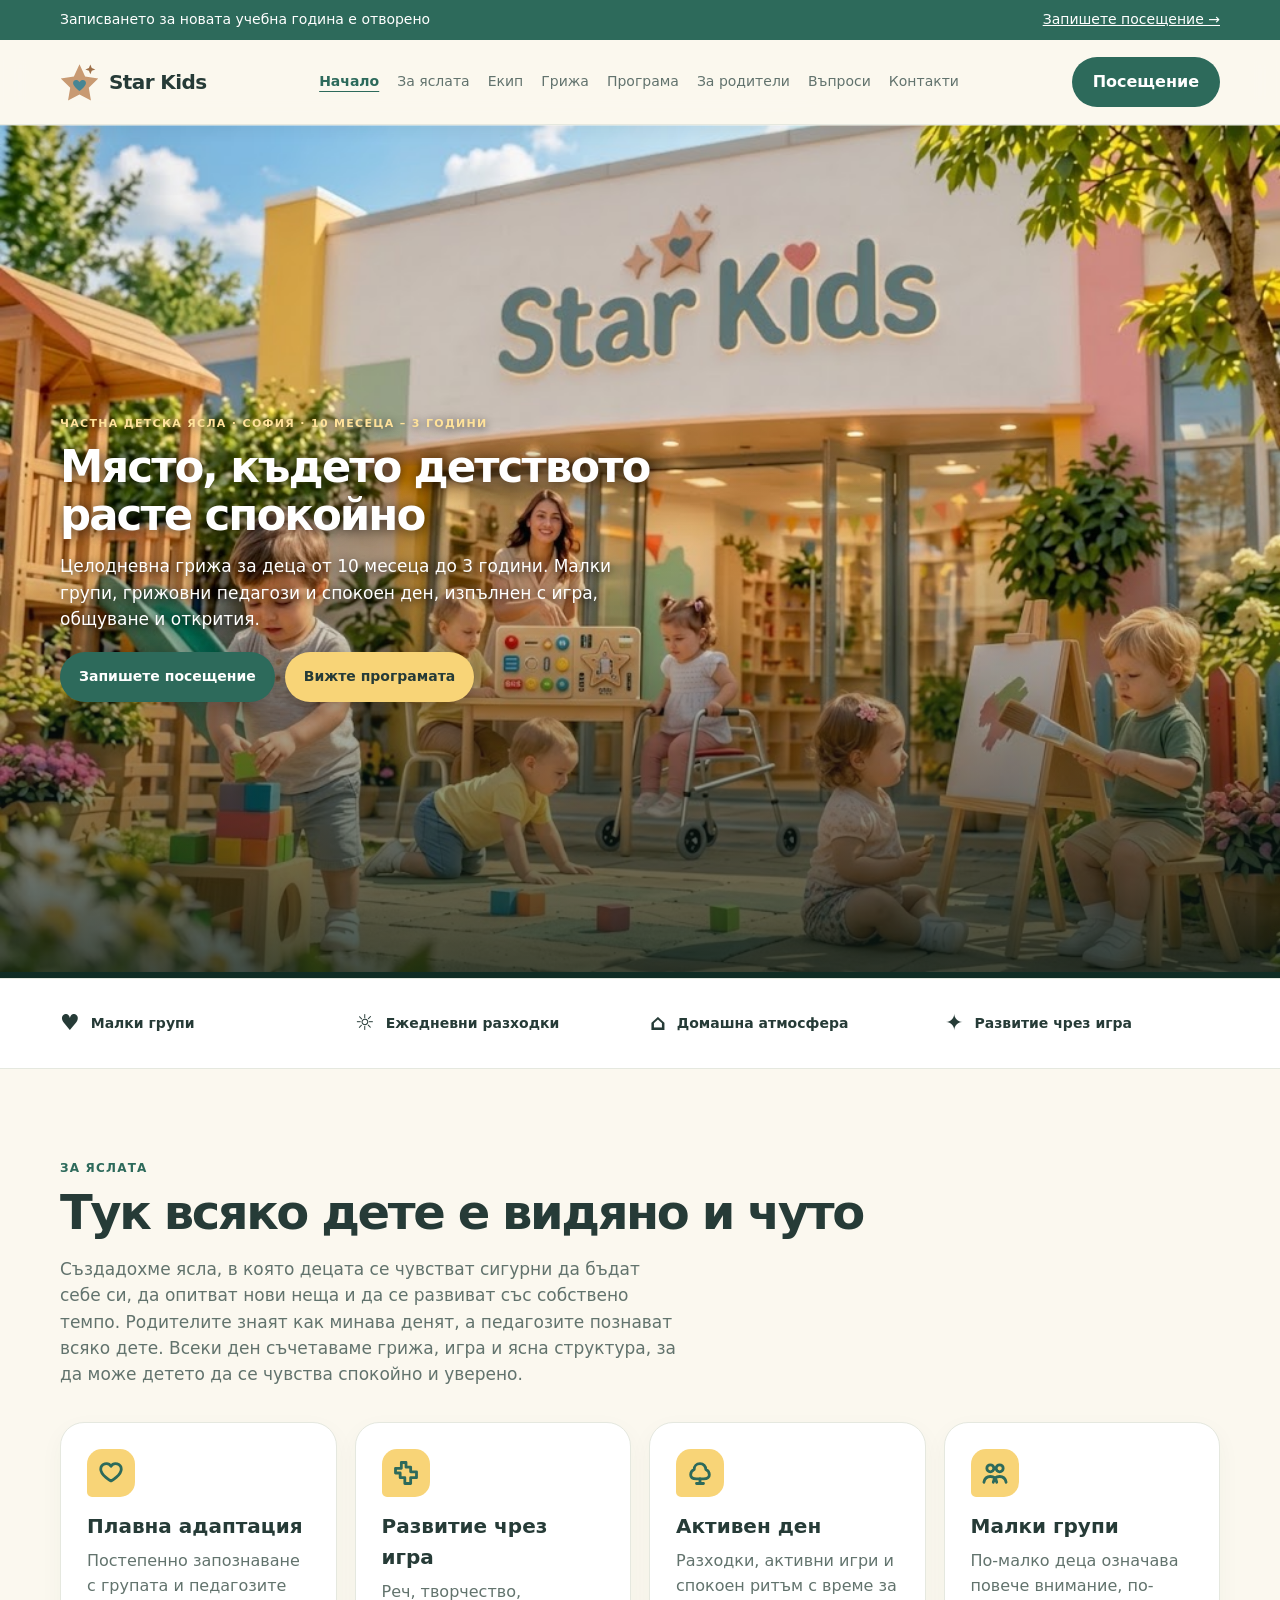
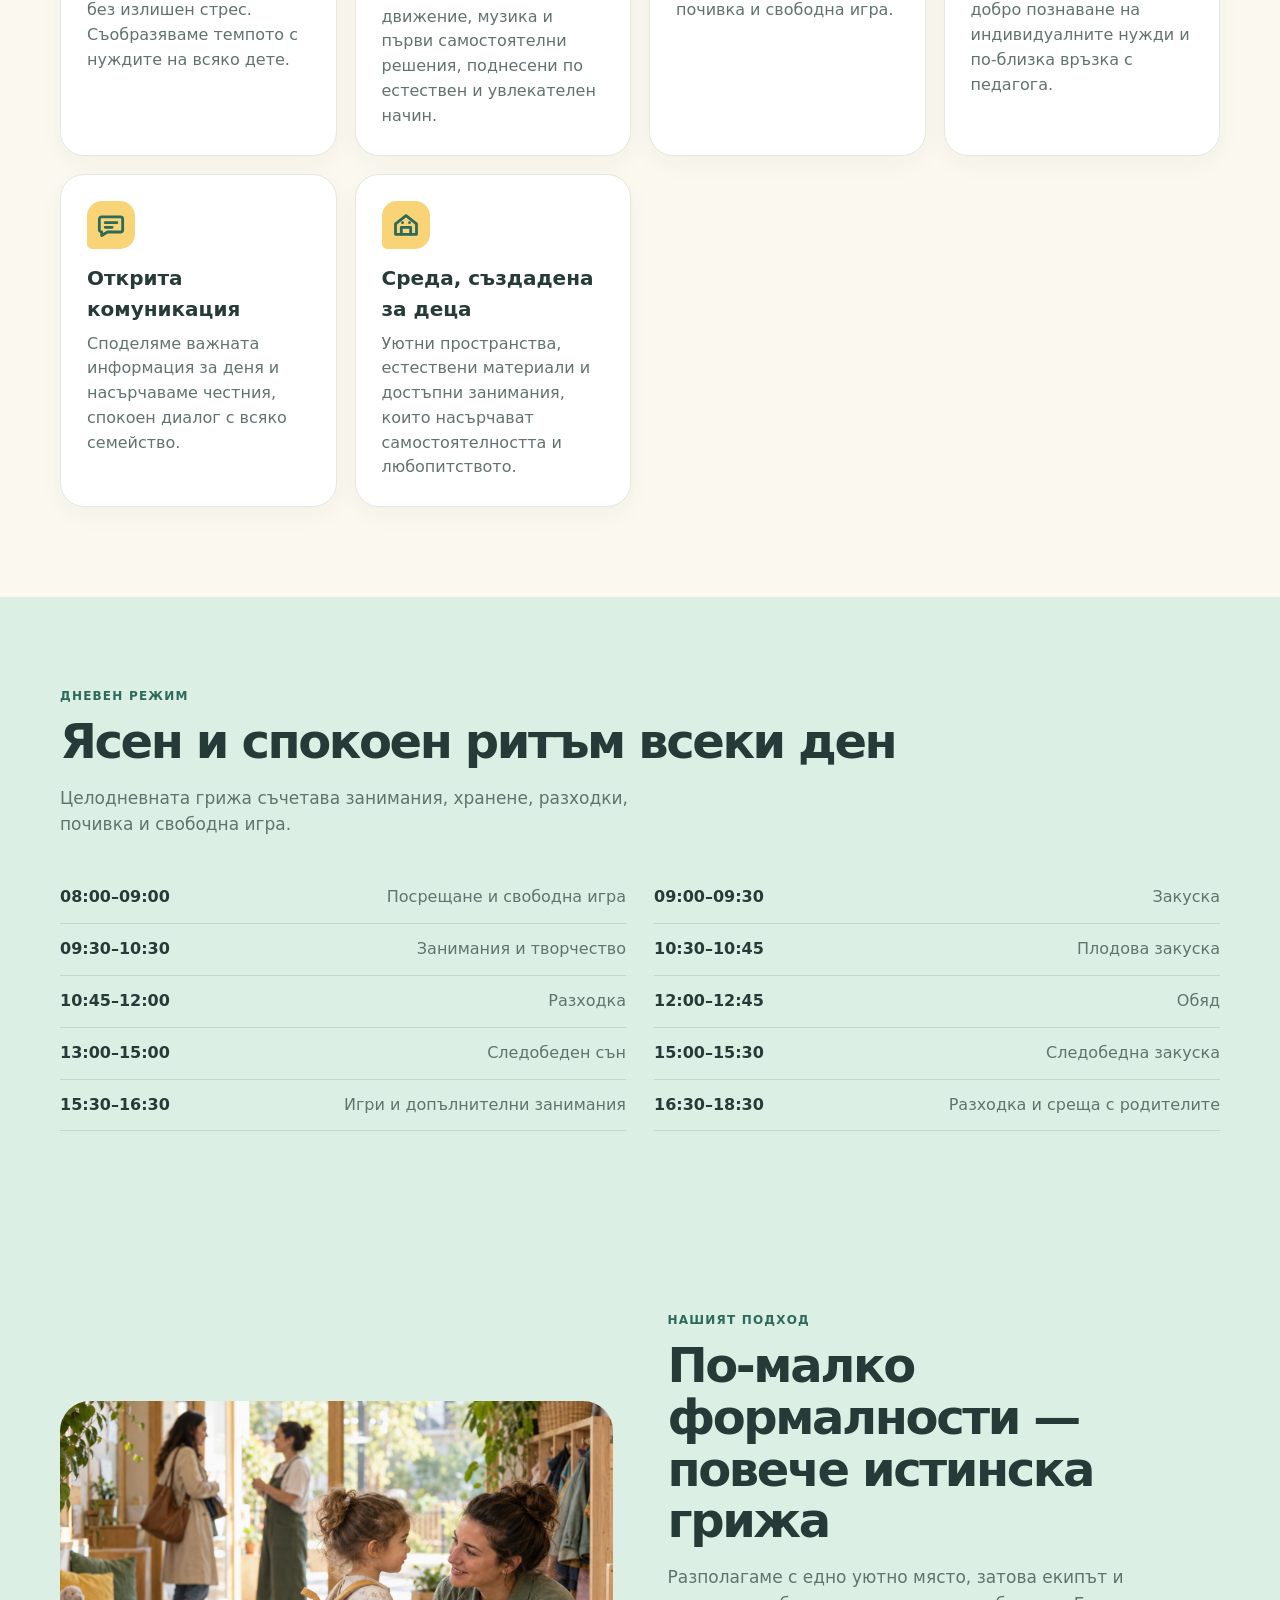
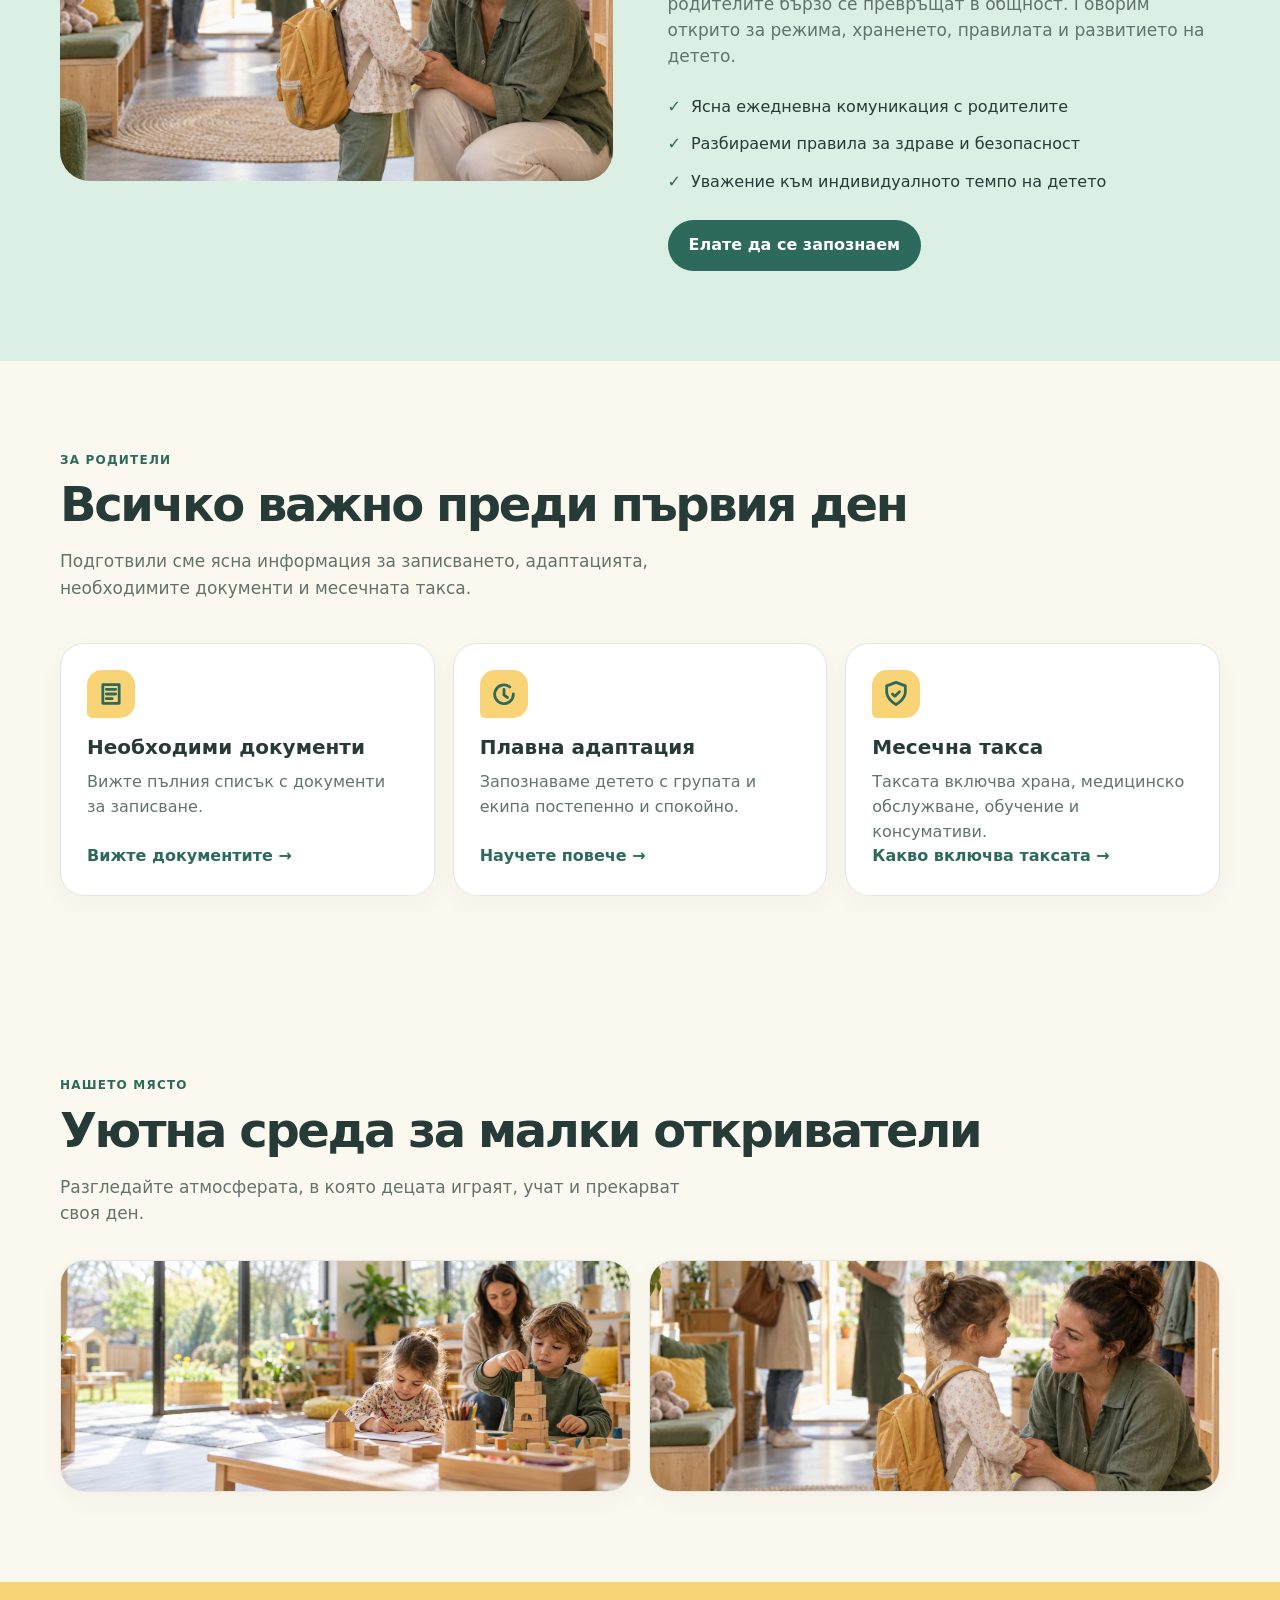
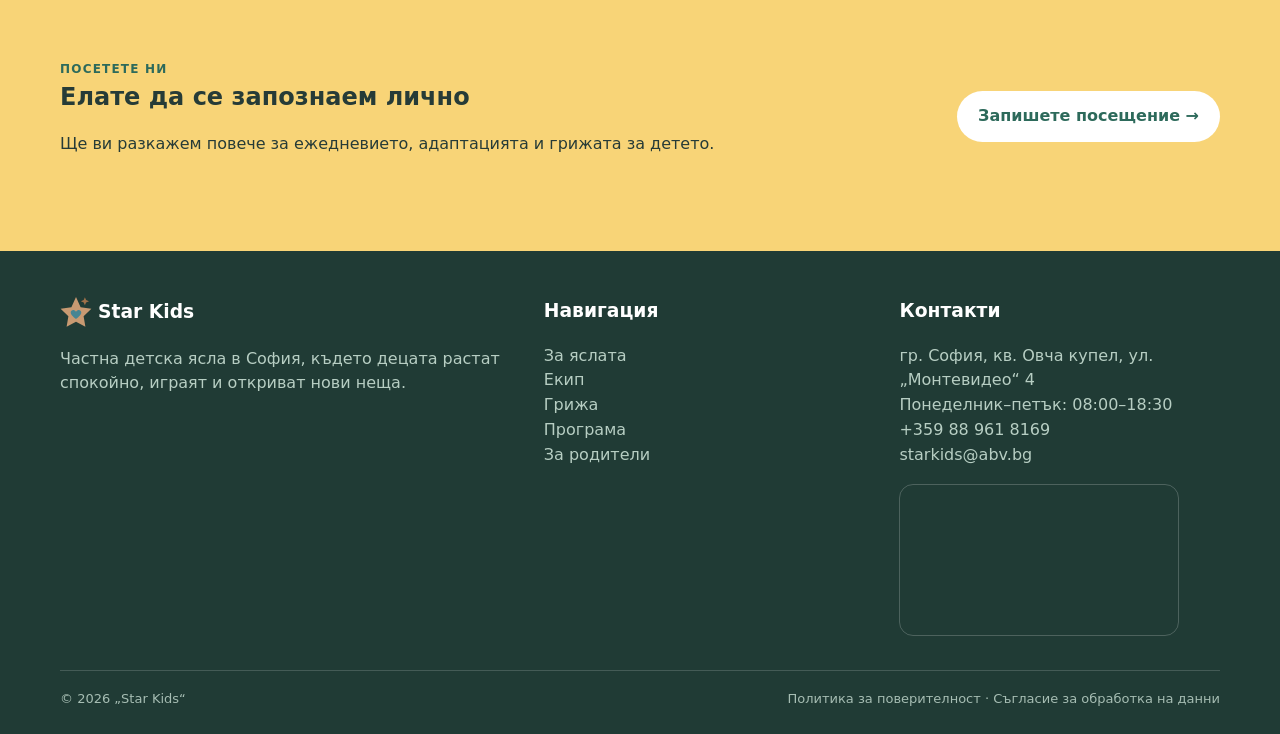
<file: index.html>
<!doctype html>
<html lang="bg">
<head>
  <meta charset="utf-8">
  <meta name="viewport" content="width=device-width, initial-scale=1">
  <title>Частна детска ясла „Star Kids“ в София</title>
  <meta name="description" content="Частна детска ясла в София. Малки групи, грижовни педагози и развиваща програма.">
  <style>
    :root{--ink:#263b37;--muted:#62736d;--cream:#fbf8ef;--mint:#dcefe5;--green:#2d6a5b;--yellow:#f8d477;--coral:#e9856f;--white:#fff;--line:#e5e8df;--shadow:0 18px 50px rgba(41,69,61,.12)}
    *{box-sizing:border-box}html{scroll-behavior:smooth}body{margin:0;color:var(--ink);background:var(--cream);font-family:Inter,ui-sans-serif,system-ui,-apple-system,"Segoe UI",sans-serif;line-height:1.55}a{color:inherit;text-decoration:none}.wrap{width:min(1160px,calc(100% - 40px));margin:auto}.top{background:var(--green);color:#fff;font-size:14px}.top .wrap{display:flex;justify-content:space-between;padding:9px 0}.top a{text-decoration:underline}.nav{background:rgba(251,248,239,.94);backdrop-filter:blur(12px);position:sticky;top:0;z-index:5;border-bottom:1px solid var(--line)}.navin{display:flex;align-items:center;justify-content:space-between;padding:17px 0}.brand{display:flex;align-items:center;gap:10px;font-weight:800;letter-spacing:-.03em;font-size:20px}.mark{width:39px;height:39px;border-radius:13px 13px 13px 4px;background:transparent;display:grid;place-items:center;font-size:22px}.links{display:flex;gap:26px;color:var(--muted);font-size:14px}.links a:hover{color:var(--green)}.btn{display:inline-flex;align-items:center;justify-content:center;border:0;border-radius:999px;background:var(--green);color:#fff;padding:13px 21px;font-weight:700;cursor:pointer}.btn.alt{background:var(--yellow);color:var(--ink)}.btn.light{background:#fff;color:var(--green)}.hero{padding:76px 0 85px;overflow:hidden}.hero-grid{display:grid;grid-template-columns:1.03fr .97fr;align-items:center;gap:56px}.eyebrow{color:var(--green);font-weight:800;letter-spacing:.1em;text-transform:uppercase;font-size:12px}.hero h1{font-size:clamp(42px,5.6vw,72px);line-height:1.02;letter-spacing:-.065em;margin:15px 0 22px;max-width:680px}.hero p{font-size:19px;color:var(--muted);max-width:580px}.actions{display:flex;gap:12px;flex-wrap:wrap;margin-top:28px}.hero-art{min-height:440px;position:relative;border-radius:28px;background:url('assets/hero-banner-v2.png') center/cover no-repeat;box-shadow:var(--shadow);overflow:hidden}.hero-art:before,.hero-art:after,.hero-art .child,.hero-art .leaf{display:none}.trust{padding:27px 0;background:#fff;border-block:1px solid var(--line)}.trust-grid{display:grid;grid-template-columns:repeat(4,1fr);gap:20px}.trust-item{display:flex;gap:11px;align-items:center;font-weight:700;font-size:14px}.trust-item span{font-size:22px}.section{padding:90px 0}.section.mint{background:var(--mint)}.section h2{font-size:clamp(32px,4vw,48px);line-height:1.08;letter-spacing:-.05em;margin:10px 0 16px}.intro{max-width:620px;color:var(--muted);font-size:17px}.cards{display:grid;grid-template-columns:repeat(3,1fr);gap:18px;margin-top:34px}.card{background:#fff;border:1px solid var(--line);border-radius:24px;padding:26px;box-shadow:0 8px 25px rgba(41,69,61,.04)}.card h3{margin:14px 0 7px;font-size:20px}.card p{color:var(--muted);margin:0}.icon{font-size:31px}.split{display:grid;grid-template-columns:1fr 1fr;gap:55px;align-items:center}.photo{min-height:405px;border-radius:30px;background:linear-gradient(160deg,#d6eadf 0 37%,#f9db91 37% 71%,#f09a80 71%);position:relative;overflow:hidden}.photo:before{content:"";position:absolute;width:290px;height:290px;border-radius:50%;background:#fff9e6;right:-30px;top:25px}.photo:after{content:"🏡";position:absolute;font-size:150px;left:50%;top:50%;transform:translate(-50%,-45%)}.bullets{display:grid;gap:13px;margin:25px 0}.bullet{display:flex;gap:10px;align-items:flex-start}.bullet b{color:var(--green)}.day{display:grid;grid-template-columns:1fr 1fr;gap:0 28px;margin-top:35px}.dayrow{display:flex;justify-content:space-between;border-bottom:1px solid rgba(45,106,91,.16);padding:13px 0;color:var(--muted)}.dayrow b{color:var(--ink)}.quote{background:var(--green);color:#fff;border-radius:30px;padding:36px;min-height:260px;display:flex;flex-direction:column;justify-content:space-between}.quote p{font-size:24px;line-height:1.3;margin:0}.quote small{opacity:.8}.faq{display:grid;grid-template-columns:1fr 1fr;gap:0 18px;margin-top:30px}.faq details{background:#fff;border:1px solid var(--line);border-radius:14px;padding:17px 20px;margin:0 0 12px}.faq summary{font-weight:750;cursor:pointer}.cta{padding:78px 0;background:var(--yellow)}.cta-box{display:flex;justify-content:space-between;align-items:center;gap:25px}.cta h2{margin:0;max-width:650px}.footer{background:#203b35;color:#d9e7df;padding:45px 0 25px}.footgrid{display:grid;grid-template-columns:1.4fr 1fr 1fr;gap:35px}.footer h3{color:#fff;margin-top:0}.footer p{color:#b7cec3}.fine{border-top:1px solid rgba(255,255,255,.16);margin-top:34px;padding-top:18px;color:#a6bdb3;font-size:13px;display:flex;justify-content:space-between}.mobile{display:none}
    @media(max-width:820px){.links{display:none}.mobile{display:block}.top .wrap{gap:15px;flex-wrap:wrap}.hero{padding:52px 0 60px}.hero-grid,.split{grid-template-columns:1fr;gap:30px}.hero-art{min-height:330px}.child{font-size:120px}.trust-grid{grid-template-columns:1fr 1fr}.cards,.footgrid{grid-template-columns:1fr}.section{padding:65px 0}.day,.faq{grid-template-columns:1fr}.cta-box{display:block}.cta .btn{margin-top:20px}.fine{display:block}.fine span{display:block;margin-top:8px}}
    /* Full-width photographic hero: the image becomes part of the page background. */
    .hero{position:relative;min-height:610px;padding:62px 0 70px;background:url('assets/hero-banner-v3.png') center/cover no-repeat;display:flex;align-items:center}
    .hero:before{content:"";position:absolute;inset:0;background:linear-gradient(90deg,rgba(251,248,239,.96) 0%,rgba(251,248,239,.78) 38%,rgba(251,248,239,.08) 76%,rgba(251,248,239,0) 100%)}
    .hero-grid{position:relative;z-index:1;display:block;width:100%}
    .hero-grid>div:first-child{max-width:610px;padding:34px 38px;border-radius:28px;background:rgba(255,255,255,.78);box-shadow:0 18px 50px rgba(41,69,61,.12);backdrop-filter:blur(4px)}
    .hero-art{display:none}
    @media(max-width:820px){.hero{min-height:560px;padding:42px 0}.hero:before{background:linear-gradient(90deg,rgba(251,248,239,.94),rgba(251,248,239,.48))}.hero-grid>div:first-child{padding:26px 23px}.hero h1{font-size:clamp(39px,12vw,58px)}}
    .photo{background:url('assets/approach-photo-v2.png') center/cover no-repeat}
    .photo:before,.photo:after,.photo .leaf{display:none}
    .icon{width:48px;height:48px;border-radius:15px 15px 15px 5px;background:var(--yellow);display:grid;place-items:center;overflow:hidden}
    .icon svg{width:28px;height:28px;display:block;fill:none;stroke:var(--green);stroke-width:2.4;stroke-linecap:round;stroke-linejoin:round}
    img,svg{max-width:100%}html,body{overflow-x:hidden}.wrap{width:min(1160px,calc(100% - 32px))}.cards{grid-template-columns:repeat(auto-fit,minmax(235px,1fr))}.trust-grid{grid-template-columns:repeat(auto-fit,minmax(190px,1fr))}.hero-grid>div:first-child{width:100%}.dayrow{gap:18px}.dayrow span{text-align:right}.photo{min-height:380px}.parent-cards{margin-top:42px}.parent-cards .card{height:100%}
    @media(max-width:1080px){.links{gap:14px;font-size:13px}.nav .btn{padding:11px 16px}.hero-grid>div:first-child{max-width:570px}}
    @media(max-width:900px){.split{grid-template-columns:1fr;gap:34px}.photo{min-height:340px;order:0}.split>div:last-child{order:1}.hero-grid>div:first-child{max-width:620px}.day{grid-template-columns:1fr}}
    @media(max-width:700px){.navin{padding:12px 0;gap:12px}.brand{font-size:17px}.mark{width:34px;height:34px}.nav .btn{font-size:13px;padding:10px 14px}.hero{min-height:0;padding:32px 0 38px}.hero-grid>div:first-child{padding:24px 20px;border-radius:22px}.hero h1{margin:12px 0 16px}.hero p{font-size:17px}.actions{margin-top:21px}.actions .btn{width:100%}.trust{padding:20px 0}.trust-grid{grid-template-columns:1fr 1fr;gap:14px}.trust-item{font-size:13px}.section{padding:58px 0}.section h2{font-size:clamp(30px,9vw,42px)}.intro{font-size:16px}.cards{grid-template-columns:1fr}.card{padding:22px}.photo{min-height:300px}.parent-cards{margin-top:32px}.quote{padding:27px;min-height:230px}.quote p{font-size:20px}.cta{padding:55px 0}.cta-box{align-items:flex-start}.cta h2{font-size:32px}.footer{padding-top:36px}.footgrid{gap:24px}.fine{font-size:12px}}
    @media(max-width:420px){.wrap{width:min(100% - 24px,1160px)}.top{font-size:12px}.top .wrap{align-items:flex-start}.top a{white-space:nowrap}.nav .btn{font-size:12px;padding:9px 11px}.hero-grid>div:first-child{padding:21px 17px}.hero h1{font-size:40px}.trust-grid{grid-template-columns:1fr}.dayrow{display:block}.dayrow b,.dayrow span{display:block;text-align:left}.dayrow span{margin-top:3px}.photo{min-height:260px}}
  
    .navin{flex-wrap:wrap;gap:14px}.links{display:flex;flex-wrap:wrap;gap:12px 18px;justify-content:center}.links a[aria-current="page"]{color:var(--green);font-weight:800;text-decoration:underline;text-underline-offset:5px}
    .page-back{display:inline-block;margin-top:28px;color:var(--green);font-weight:700}.page-intro{padding:38px 0 0}.page-intro h1{font-size:clamp(32px,5vw,48px);margin:12px 0}.page-content>.section{padding-top:36px}.page-content>.cta{margin-top:30px}.page-content .cta h2{font-size:clamp(30px,4vw,44px);line-height:1.15}
    .hero-photo{display:block;width:100%;height:auto}.hero{background:var(--cream);min-height:0;padding:40px 0}.hero:before{display:none}.hero-grid>div:first-child{max-width:760px;padding:0;background:none;box-shadow:none;backdrop-filter:none}.hero h1{font-size:clamp(36px,5vw,60px)}
    @media(max-width:1080px){.navin .links{order:3;flex-basis:100%}}@media(max-width:700px){.links{font-size:13px;gap:10px 15px}.brand{font-size:17px}.hero{padding:28px 0}.page-content>.section{padding-top:28px}}

  
    /* Keep the photograph and introduction together in the first screen. */
    .hero{padding:24px 0 30px;min-height:0}
    .hero-grid{display:grid;grid-template-columns:1fr 1.05fr;gap:28px;align-items:center}
    .hero-grid>div:first-child{max-width:none;padding:0;order:1}
    .hero-visual{order:2;min-width:0;border-radius:24px;overflow:hidden;box-shadow:var(--shadow)}
    .hero-photo{display:block;width:100%;height:auto;max-height: min(470px,65svh);object-fit:contain;background:var(--mint)}
    .hero h1{font-size:clamp(32px,3.7vw,50px);line-height:1.08;margin:12px 0 16px;letter-spacing:-.045em}
    .hero p{font-size:17px;margin:0;line-height:1.5}.hero .actions{margin-top:20px;gap:10px}
    @media(max-width:820px){.hero{padding:16px 0 24px}.hero-grid{grid-template-columns:1fr;gap:18px}.hero-visual{order:0;border-radius:18px}.hero-grid>div:first-child{order:1;padding:0}.hero-photo{height:clamp(150px,30svh,260px);max-height:none;object-fit:contain}.hero h1{font-size:clamp(28px,5.8vw,38px);margin:9px 0 12px}.hero p{font-size:15px}.hero .eyebrow{font-size:10px}.hero .actions{margin-top:14px;flex-wrap:wrap}.hero .actions .btn{width:auto;padding:11px 15px;font-size:13px}}
    @media(max-height:700px) and (min-width:821px){.hero{padding:16px 0}.hero h1{font-size:36px}.hero-photo{max-height:55svh}}


    /* Full-screen photographic introduction with a readable glass panel. */
    .hero{position:relative;isolation:isolate;display:flex;align-items:flex-end;min-height:calc(100svh - 150px);padding:clamp(28px,5vw,64px) 0;overflow:hidden;background:var(--green)}
    .hero:before{display:block;z-index:1;pointer-events:none;background:linear-gradient(90deg,rgba(10,34,27,.42),rgba(10,34,27,.05) 65%),linear-gradient(0deg,rgba(10,34,27,.38),transparent 65%)}
    .hero-grid{position:static;display:block;width:min(1160px,calc(100% - 40px));z-index:auto}
    .hero-visual{position:absolute;inset:0;z-index:0;border-radius:0;box-shadow:none;overflow:hidden}
    .hero-photo{width:100%;height:100%;max-height:none;object-fit:cover;object-position:center 44%;background:var(--green)}
    .hero-grid>div:first-child{position:relative;z-index:2;width:min(540px,100%);max-width:540px;padding:clamp(24px,3vw,38px);border:1px solid rgba(255,255,255,.7);border-radius:28px;background:rgba(251,248,239,.94);box-shadow:0 20px 64px rgba(12,35,27,.22);backdrop-filter:blur(14px);-webkit-backdrop-filter:blur(14px)}
    .hero .eyebrow{font-size:11px;letter-spacing:.12em;color:#23594b}
    .hero h1{font-size:clamp(34px,3.9vw,52px);line-height:1.06;letter-spacing:-.045em;margin:16px 0 20px;color:#203b35}
    .hero p{font-size:17px;line-height:1.65;color:#435b52;margin:0}
    .hero .actions{display:flex;flex-wrap:wrap;gap:10px;margin-top:26px}.hero .actions .btn{width:auto;padding:14px 19px;font-size:14px;transition:transform .2s,box-shadow .2s}.hero .actions .btn:hover{transform:translateY(-2px);box-shadow:0 8px 24px rgba(24,62,47,.18)}
    .hero .btn:focus-visible{outline:3px solid #fff;outline-offset:4px}
    @media(max-width:820px){.hero{min-height:calc(100svh - 170px);padding:180px 0 24px;align-items:flex-end}.hero-grid{width:calc(100% - 32px)}.hero-photo{height:100%;max-height:none;object-fit:cover;object-position:60% center}.hero-grid>div:first-child{max-width:520px;padding:24px;border-radius:24px}.hero h1{font-size:clamp(30px,6vw,44px);margin:12px 0 16px}.hero p{font-size:16px}.hero .actions{margin-top:20px}.hero:before{background:linear-gradient(0deg,rgba(10,34,27,.48),rgba(10,34,27,.02) 75%)}}
    @media(max-width:480px){.hero{min-height:calc(100svh - 180px);padding-top:170px}.hero-grid>div:first-child{padding:22px 20px;border-radius:22px}.hero h1{font-size:32px}.hero .eyebrow{font-size:10px}.hero p{font-size:15px;line-height:1.55}.hero .actions .btn{font-size:12px;padding:12px 14px}}
    @media(prefers-reduced-motion:reduce){.hero .actions .btn{transition:none}.hero .actions .btn:hover{transform:none}}


    /* Preserve the complete photograph and remove the opaque text card. */
    .hero{aspect-ratio:1280 / 853;min-height:0;padding:0 0 clamp(22px,4vw,56px);align-items:flex-end}
    .hero-photo{object-fit:contain;object-position:center top;width:100%;height:100%;max-height:none}
    .hero:before{background:linear-gradient(0deg,rgba(8,26,20,.78) 0%,rgba(8,26,20,.42) 24%,rgba(8,26,20,.08) 48%,transparent 65%)}
    .hero-grid>div:first-child{width:min(650px,100%);max-width:650px;padding:0;border:0;border-radius:0;background:transparent;box-shadow:none;backdrop-filter:none;-webkit-backdrop-filter:none}
    .hero .eyebrow{color:#ffe29a;text-shadow:0 2px 8px rgba(0,0,0,.65)}
    .hero h1{color:#fff;font-size:clamp(30px,3.4vw,46px);line-height:1.1;margin:12px 0 14px;text-shadow:0 2px 14px rgba(0,0,0,.7)}
    .hero p{color:#fff;font-size:17px;line-height:1.55;max-width:580px;text-shadow:0 2px 8px rgba(0,0,0,.85)}
    .hero .actions{margin-top:20px}.hero .btn{box-shadow:0 3px 16px rgba(0,0,0,.2)}
    @media(max-width:820px){.hero{aspect-ratio:auto;min-height:0;display:block;padding:0;background:#173b30}.hero-visual{position:relative;inset:auto;width:100%;aspect-ratio:1280 / 853;border-radius:0}.hero-photo{object-fit:contain;object-position:center;height:100%}.hero:before{display:none}.hero-grid{display:flex;flex-direction:column;width:100%;gap:0}.hero-visual{order:0}.hero-grid>div:first-child{order:1;width:100%;max-width:none;padding:24px 24px 28px;background:linear-gradient(180deg,#214c3d,#173b30)}.hero h1{font-size:clamp(29px,5vw,40px)}.hero p{font-size:16px}}
    @media(max-width:480px){.hero{padding:0;min-height:0}.hero-grid>div:first-child{padding:22px 20px 26px;border-radius:0}.hero h1{font-size:30px}.hero p{font-size:15px}}


    /* Align parent-card links on one baseline. */
    .parent-cards .card{display:flex;flex-direction:column}
    .parent-cards .card .page-back{margin-top:auto}

    /* Lower the hero copy so the children's faces remain unobstructed. */
    .hero-grid{padding-top:clamp(34px,5vw,72px)}
    @media(max-width:820px){.hero-grid{padding-top:42px}}
    @media(max-width:480px){.hero-grid{padding-top:34px}}

    /* Keep the announcement bar and navigation together while scrolling. */
    html,body{overflow-x:clip}
    html{scroll-padding-top:calc(var(--site-header-height,180px) + 16px)}
    .site-header{position:sticky;top:0;z-index:50;background:var(--cream);box-shadow:0 3px 16px rgba(32,59,53,.08)}
    .site-header .nav{position:static;top:auto}
  </style>
  <link rel="icon" type="image/svg+xml" href="assets/favicon.svg?v=3">
  <script src="assets/visit-form-config.js" defer></script>
  <script src="assets/visit-modal.js?v=3" defer></script>
  <script src="assets/visit-form.js?v=2" defer></script>
  <script src="assets/site-header.js" defer></script>
</head>
<body>
<div class="site-header">
  <div class="top"><div class="wrap"><span>Записването за новата учебна година е отворено</span><a href="mailto:starkids@abv.bg" data-visit-open aria-haspopup="dialog" aria-controls="visit-dialog">Запишете посещение →</a></div></div>
  <header class="nav"><div class="wrap navin"><a class="brand" href="index.html"><span class="mark"><img src="assets/star-kids-logo.svg?v=3" alt="" width="39" height="39" style="display:block;width:100%;height:100%"></span>Star Kids</a><nav class="links" aria-label="Основна навигация"><a href="index.html" aria-current="page">Начало</a><a href="index.html#about">За яслата</a><a href="ekip.html">Екип</a><a href="grizha.html">Грижа</a><a href="programa.html">Програма</a><a href="roditeli.html">За родители</a><a href="vaprosi.html">Въпроси</a><a href="kontakti.html">Контакти</a></nav><a class="btn" href="mailto:starkids@abv.bg" data-visit-open aria-haspopup="dialog" aria-controls="visit-dialog">Посещение</a></div></header>
</div>
  <main id="top"><section class="hero"><div class="wrap hero-grid"><div><div class="eyebrow">Частна детска ясла · София · 10 месеца – 3 години</div><h1>Място, където детството расте спокойно</h1><p>Целодневна грижа за деца от 10 месеца до 3 години. Малки групи, грижовни педагози и спокоен ден, изпълнен с игра, общуване и открития.</p><div class="actions"><a class="btn" href="mailto:starkids@abv.bg" data-visit-open aria-haspopup="dialog" aria-controls="visit-dialog">Запишете посещение</a><a class="btn alt" href="programa.html">Вижте програмата</a></div></div><div class="hero-visual"><img class="hero-photo" src="assets/hero-star-kids.png" alt="Деца пред частна детска ясла Star Kids" width="1024" height="677" fetchpriority="high"></div></div></section><section class="trust"><div class="wrap trust-grid"><div class="trust-item"><span>♥</span>Малки групи</div><div class="trust-item"><span>☼</span>Ежедневни разходки</div><div class="trust-item"><span>⌂</span>Домашна атмосфера</div><div class="trust-item"><span>✦</span>Развитие чрез игра</div></div></section><section class="section" id="about"><div class="wrap"><div class="eyebrow">За яслата</div><h2>Тук всяко дете е видяно и чуто</h2><p class="intro">Създадохме ясла, в която децата се чувстват сигурни да бъдат себе си, да опитват нови неща и да се развиват със собствено темпо. Родителите знаят как минава денят, а педагозите познават всяко дете. Всеки ден съчетаваме грижа, игра и ясна структура, за да може детето да се чувства спокойно и уверено.</p><div class="cards"><article class="card"><div class="icon"><svg viewBox="0 0 24 24" aria-hidden="true"><path d="M20.8 8.8c0 5.2-8.8 10-8.8 10s-8.8-4.8-8.8-10A4.8 4.8 0 0 1 12 6.2a4.8 4.8 0 0 1 8.8 2.6Z"/></svg></div><h3>Плавна адаптация</h3><p>Постепенно запознаване с групата и педагозите без излишен стрес. Съобразяваме темпото с нуждите на всяко дете.</p></article><article class="card"><div class="icon"><svg viewBox="0 0 24 24" aria-hidden="true"><path d="M8 3h4v4h4v4h5v5h-5v5h-5v-5H7v-4H3V8h5Z"/></svg></div><h3>Развитие чрез игра</h3><p>Реч, творчество, движение, музика и първи самостоятелни решения, поднесени по естествен и увлекателен начин.</p></article><article class="card"><div class="icon"><svg viewBox="0 0 24 24" aria-hidden="true"><path d="M12 4c-3.2 0-5 2.4-5 5a5 5 0 0 0-3 4.5C4 16 6.2 17 9 17h6c2.8 0 5-1 5-3.5A5 5 0 0 0 17 9c0-2.6-1.8-5-5-5Z"/><path d="M12 17v4M9 21h6"/></svg></div><h3>Активен ден</h3><p>Разходки, активни игри и спокоен ритъм с време за почивка и свободна игра.</p></article><article class="card"><div class="icon"><svg viewBox="0 0 24 24" aria-hidden="true"><circle cx="8" cy="8" r="3"/><circle cx="16" cy="8" r="3"/><path d="M2.5 20c.5-3 2.3-5 5.5-5s5 2 5.5 5M10.5 20c.5-3 2.3-5 5.5-5s5 2 5.5 5"/></svg></div><h3>Малки групи</h3><p>По-малко деца означава повече внимание, по-добро познаване на индивидуалните нужди и по-близка връзка с педагога.</p></article><article class="card"><div class="icon"><svg viewBox="0 0 24 24" aria-hidden="true"><path d="M4 5h16a2 2 0 0 1 2 2v9a2 2 0 0 1-2 2H9l-5 3v-3a2 2 0 0 1-2-2V7a2 2 0 0 1 2-2Z"/><path d="M7 10h10M7 14h6"/></svg></div><h3>Открита комуникация</h3><p>Споделяме важната информация за деня и насърчаваме честния, спокоен диалог с всяко семейство.</p></article><article class="card"><div class="icon"><svg viewBox="0 0 24 24" aria-hidden="true"><path d="m3 11 9-7 9 7v9H3Z"/><path d="M8 20v-6h8v6M9 10h.01M15 10h.01"/></svg></div><h3>Среда, създадена за деца</h3><p>Уютни пространства, естествени материали и достъпни занимания, които насърчават самостоятелността и любопитството.</p></article></div></div></section><section class="section mint" id="program-preview"><div class="wrap"><div class="eyebrow">Дневен режим</div><h2>Ясен и спокоен ритъм всеки ден</h2><p class="intro">Целодневната грижа съчетава занимания, хранене, разходки, почивка и свободна игра.</p><div class="day">
<div class="dayrow"><b>08:00–09:00</b><span>Посрещане и свободна игра</span></div>
<div class="dayrow"><b>09:00–09:30</b><span>Закуска</span></div>
<div class="dayrow"><b>09:30–10:30</b><span>Занимания и творчество</span></div>
<div class="dayrow"><b>10:30–10:45</b><span>Плодова закуска</span></div>
<div class="dayrow"><b>10:45–12:00</b><span>Разходка</span></div>
<div class="dayrow"><b>12:00–12:45</b><span>Обяд</span></div>
<div class="dayrow"><b>13:00–15:00</b><span>Следобеден сън</span></div>
<div class="dayrow"><b>15:00–15:30</b><span>Следобедна закуска</span></div>
<div class="dayrow"><b>15:30–16:30</b><span>Игри и допълнителни занимания</span></div>
<div class="dayrow"><b>16:30–18:30</b><span>Разходка и среща с родителите</span></div>
</div></div></section><section class="section mint"><div class="wrap split"><div class="photo"><span class="leaf l1">🌼</span><span class="leaf l2">🍃</span></div><div><div class="eyebrow">Нашият подход</div><h2>По-малко формалности — повече истинска грижа</h2><p class="intro">Разполагаме с едно уютно място, затова екипът и родителите бързо се превръщат в общност. Говорим открито за режима, храненето, правилата и развитието на детето.</p><div class="bullets"><div class="bullet"><b>✓</b><span>Ясна ежедневна комуникация с родителите</span></div><div class="bullet"><b>✓</b><span>Разбираеми правила за здраве и безопасност</span></div><div class="bullet"><b>✓</b><span>Уважение към индивидуалното темпо на детето</span></div></div><a class="btn" href="mailto:starkids@abv.bg" data-visit-open aria-haspopup="dialog" aria-controls="visit-dialog">Елате да се запознаем</a></div></div></section><section class="section" id="parents-preview"><div class="wrap"><div class="eyebrow">За родители</div><h2>Всичко важно преди първия ден</h2><p class="intro">Подготвили сме ясна информация за записването, адаптацията, необходимите документи и месечната такса.</p><div class="cards parent-cards">
<article class="card"><div class="icon"><svg viewBox="0 0 24 24" aria-hidden="true"><path d="M5 4h14v16H5Z"/><path d="M8 8h8M8 12h8M8 16h5"/></svg></div><h3>Необходими документи</h3><p>Вижте пълния списък с документи за записване.</p><a class="page-back" href="roditeli.html">Вижте документите →</a></article>
<article class="card"><div class="icon"><svg viewBox="0 0 24 24" aria-hidden="true"><path d="M20 12a8 8 0 1 1-3-6"/><path d="M12 8v5l3 2"/></svg></div><h3>Плавна адаптация</h3><p>Запознаваме детето с групата и екипа постепенно и спокойно.</p><a class="page-back" href="grizha.html">Научете повече →</a></article>
<article class="card"><div class="icon"><svg viewBox="0 0 24 24" aria-hidden="true"><path d="M12 21s8-4.5 8-11V5l-8-3-8 3v5c0 6.5 8 11 8 11Z"/><path d="M9 12l2 2 4-4"/></svg></div><h3>Месечна такса</h3><p>Таксата включва храна, медицинско обслужване, обучение и консумативи.</p><a class="page-back" href="roditeli.html">Какво включва таксата →</a></article>
</div></div></section><section class="section" id="photos"><div class="wrap"><div class="eyebrow">Нашето място</div><h2>Уютна среда за малки откриватели</h2><p class="intro">Разгледайте атмосферата, в която децата играят, учат и прекарват своя ден.</p><div class="cards">
<article class="card" style="padding:0;overflow:hidden"><img src="assets/hero-banner-v3.png" alt="Среда и деца в частна детска ясла „Star Kids“" style="display:block;width:100%;height:230px;object-fit:cover"></article>
<article class="card" style="padding:0;overflow:hidden"><img src="assets/approach-photo-v2.png" alt="Уютна среда в частна детска ясла „Star Kids“" style="display:block;width:100%;height:230px;object-fit:cover"></article></div></div></section><section class="cta" id="contact-preview"><div class="wrap cta-box"><div><div class="eyebrow">Посетете ни</div><h2>Елате да се запознаем лично</h2><p>Ще ви разкажем повече за ежедневието, адаптацията и грижата за детето.</p></div><a class="btn light" href="mailto:starkids@abv.bg" data-visit-open aria-haspopup="dialog" aria-controls="visit-dialog">Запишете посещение →</a></div></section></main>
  <footer class="footer"><div class="wrap footgrid"><div><h3><img src="assets/star-kids-logo.svg?v=3" alt="" width="32" height="32" style="vertical-align:middle;margin-right:6px">Star Kids</h3><p>Частна детска ясла в София, където децата растат спокойно, играят и откриват нови неща.</p></div><div><h3>Навигация</h3><p><a href="index.html#about">За яслата</a><br><a href="ekip.html">Екип</a><br><a href="grizha.html">Грижа</a><br><a href="programa.html">Програма</a><br><a href="roditeli.html">За родители</a></p></div><div><h3>Контакти</h3><p>гр. София, кв. Овча купел, ул. „Монтевидео“ 4<br>Понеделник–петък: 08:00–18:30<br><a href="tel:+359889618169">+359 88 961 8169</a><br><a href="mailto:starkids@abv.bg">starkids@abv.bg</a></p><div class="mini-map" style="margin-top:14px;overflow:hidden;border-radius:14px;border:1px solid rgba(255,255,255,.2);max-width:280px"><iframe title="Карта на Частна детска ясла „Star Kids“" src="https://www.google.com/maps?q=%D1%83%D0%BB.%20%D0%9C%D0%BE%D0%BD%D1%82%D0%B5%D0%B2%D0%B8%D0%B4%D0%B5%D0%BE%204%2C%20%D0%A1%D0%BE%D1%84%D0%B8%D1%8F&output=embed" width="100%" height="150" style="display:block;border:0" loading="lazy" referrerpolicy="no-referrer-when-downgrade"></iframe></div></div></div><div class="wrap fine"><span>© 2026 „Star Kids“</span><span>Политика за поверителност · Съгласие за обработка на данни</span></div></footer>
</body>
</html>
</file>
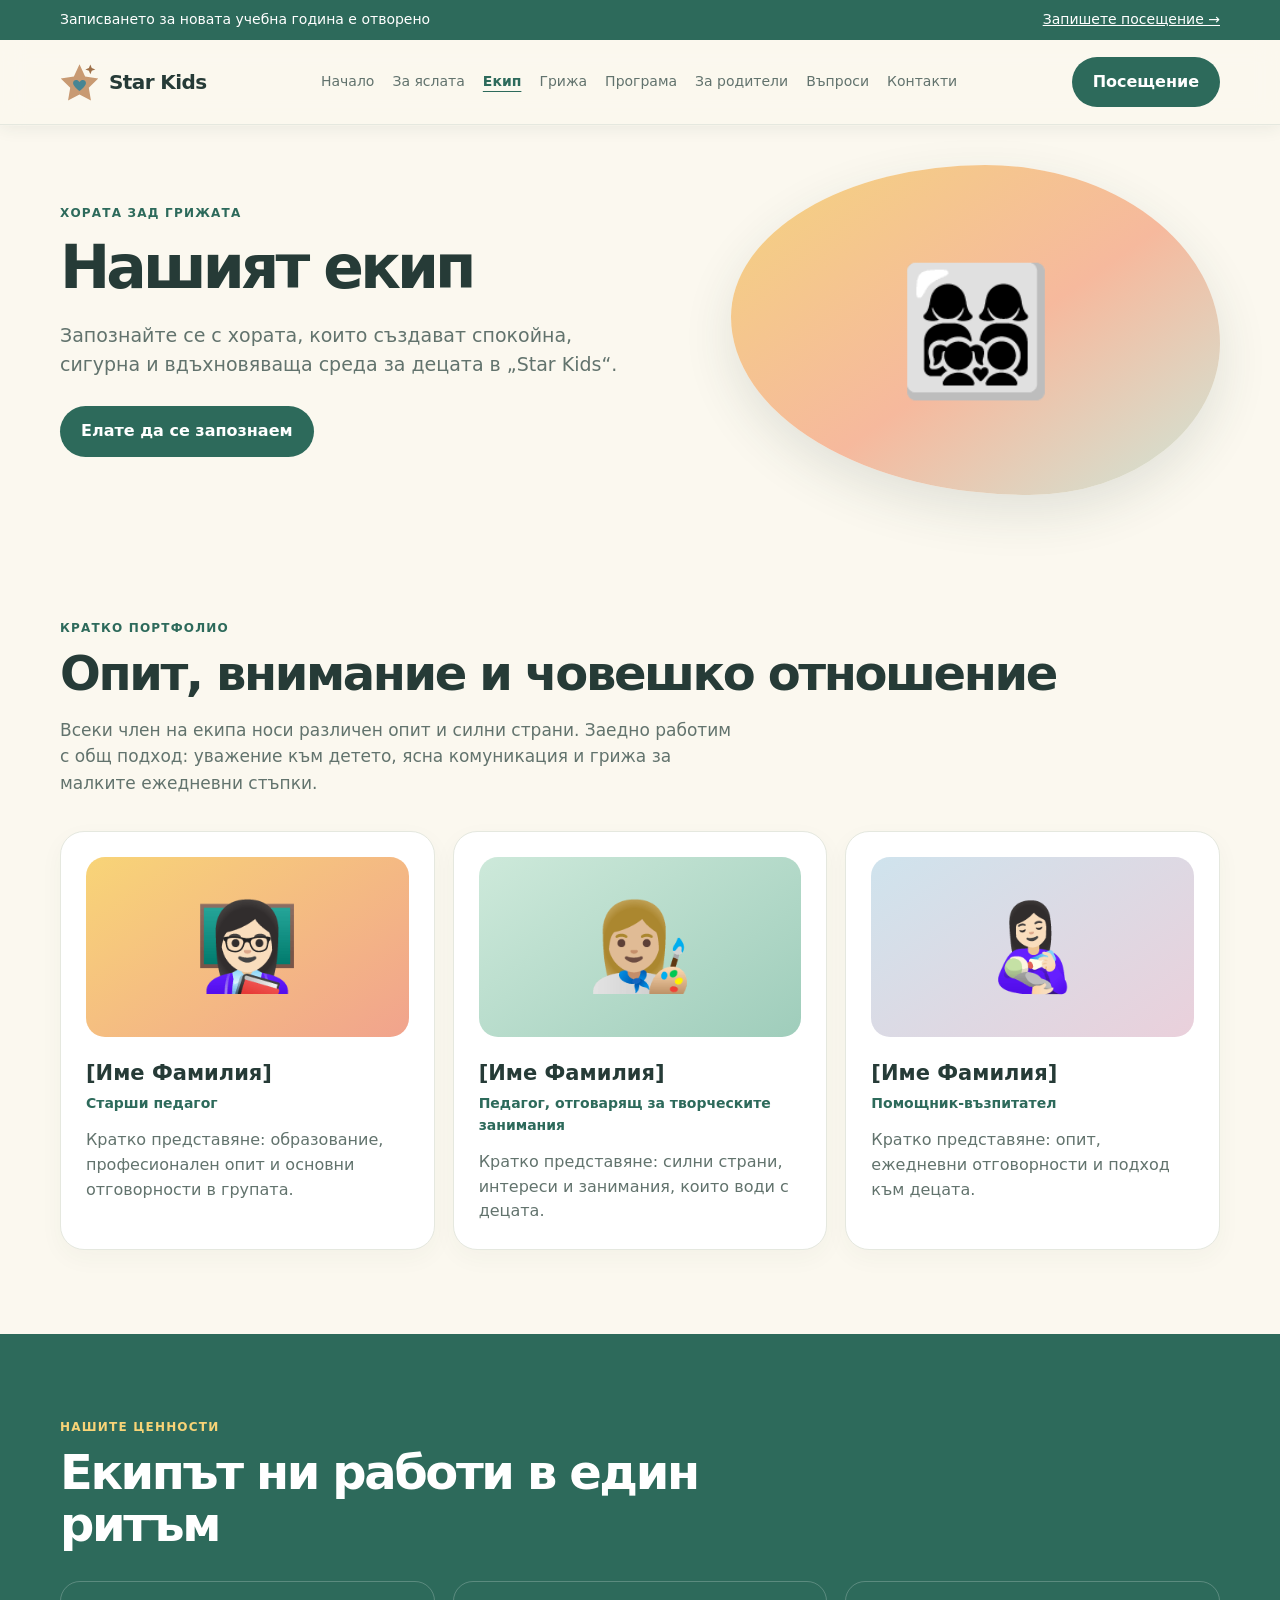
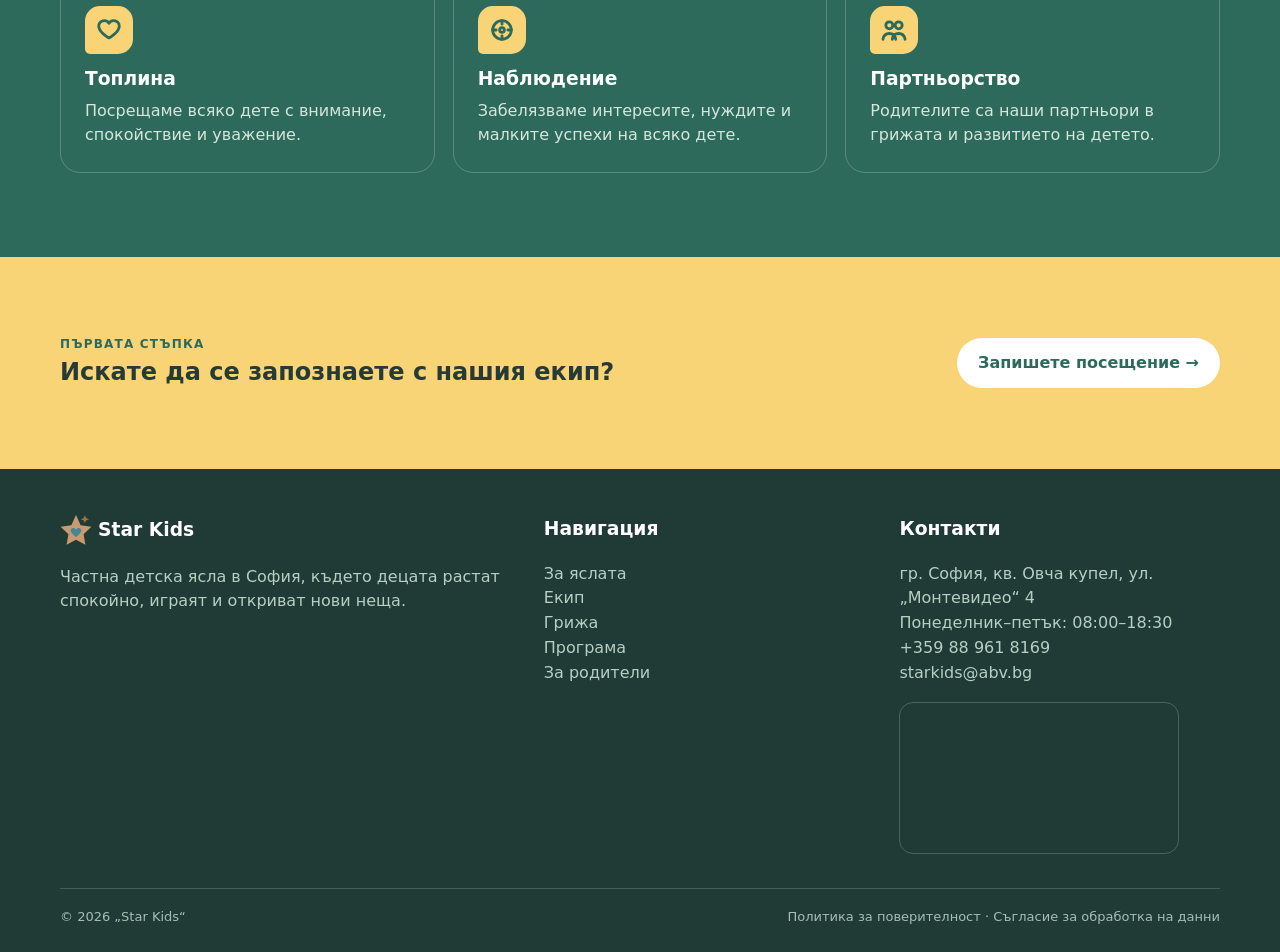
<file: ekip.html>
<!doctype html>
<html lang="bg">
<head>
  <meta charset="utf-8">
  <meta name="viewport" content="width=device-width, initial-scale=1">
  <title>Нашият екип — Частна детска ясла „Star Kids“</title>
  <meta name="description" content="Запознайте се с екипа на частна детска ясла „Star Kids“ в София.">
  <style>
    :root{--ink:#263b37;--muted:#62736d;--cream:#fbf8ef;--mint:#dcefe5;--green:#2d6a5b;--yellow:#f8d477;--coral:#e9856f;--white:#fff;--line:#e5e8df;--shadow:0 18px 50px rgba(41,69,61,.12)}
    *{box-sizing:border-box}html{scroll-behavior:smooth}body{margin:0;color:var(--ink);background:var(--cream);font-family:Inter,ui-sans-serif,system-ui,-apple-system,"Segoe UI",sans-serif;line-height:1.55}a{color:inherit;text-decoration:none}.wrap{width:min(1160px,calc(100% - 40px));margin:auto}.top{background:var(--green);color:#fff;font-size:14px}.top .wrap{display:flex;justify-content:space-between;padding:9px 0}.top a{text-decoration:underline}.nav{background:rgba(251,248,239,.94);backdrop-filter:blur(12px);position:sticky;top:0;z-index:5;border-bottom:1px solid var(--line)}.navin{display:flex;align-items:center;justify-content:space-between;padding:17px 0}.brand{display:flex;align-items:center;gap:10px;font-weight:800;letter-spacing:-.03em;font-size:20px}.mark{width:39px;height:39px;border-radius:13px 13px 13px 4px;background:transparent;display:grid;place-items:center;font-size:22px}.links{display:flex;gap:25px;color:var(--muted);font-size:14px}.links a:hover{color:var(--green)}.btn{display:inline-flex;align-items:center;justify-content:center;border:0;border-radius:999px;background:var(--green);color:#fff;padding:13px 21px;font-weight:700;cursor:pointer}.btn.alt{background:var(--yellow);color:var(--ink)}.btn.light{background:#fff;color:var(--green)}.hero{padding:80px 0 72px;background:var(--mint)}.hero-grid{display:grid;grid-template-columns:1fr .8fr;align-items:center;gap:60px}.eyebrow{color:var(--green);font-weight:800;letter-spacing:.1em;text-transform:uppercase;font-size:12px}.hero h1{font-size:clamp(42px,5.6vw,70px);line-height:1.02;letter-spacing:-.065em;margin:15px 0 22px;max-width:680px}.hero p{font-size:19px;color:var(--muted);max-width:590px}.team-art{min-height:330px;border-radius:52% 48% 39% 61%/46% 54% 46% 54%;background:linear-gradient(145deg,#f4d37f,#f6b99d 54%,#cfe6d8);display:grid;place-items:center;font-size:125px;box-shadow:var(--shadow)}.section{padding:84px 0}.section h2{font-size:clamp(32px,4vw,48px);line-height:1.08;letter-spacing:-.05em;margin:10px 0 16px}.intro{max-width:680px;color:var(--muted);font-size:17px}.cards{display:grid;grid-template-columns:repeat(3,1fr);gap:18px;margin-top:35px}.card{background:#fff;border:1px solid var(--line);border-radius:24px;padding:25px;box-shadow:0 8px 25px rgba(41,69,61,.04)}.portrait{height:180px;border-radius:19px;display:grid;place-items:center;font-size:85px;margin-bottom:20px;background:linear-gradient(145deg,#f8d477,#f1a38d)}.portrait.green{background:linear-gradient(145deg,#cde9da,#9fcdbb)}.portrait.blue{background:linear-gradient(145deg,#cfe3ed,#ead0db)}.card h3{margin:0 0 4px;font-size:21px}.role{color:var(--green);font-weight:750;font-size:14px;margin-bottom:13px}.card p{color:var(--muted);margin:0}.values{background:var(--green);color:#fff}.values .eyebrow{color:var(--yellow)}.values h2{max-width:650px}.value-grid{display:grid;grid-template-columns:repeat(3,1fr);gap:18px;margin-top:30px}.value{padding:24px;border:1px solid rgba(255,255,255,.22);border-radius:20px}.value h3{margin:10px 0 6px}.value p{color:#d6e6de;margin:0}.cta{padding:78px 0;background:var(--yellow)}.cta-box{display:flex;justify-content:space-between;align-items:center;gap:25px}.cta h2{margin:0;max-width:650px}.footer{background:#203b35;color:#d9e7df;padding:45px 0 25px}.footgrid{display:grid;grid-template-columns:1.4fr 1fr 1fr;gap:35px}.footer h3{color:#fff;margin-top:0}.footer p{color:#b7cec3}.fine{border-top:1px solid rgba(255,255,255,.16);margin-top:34px;padding-top:18px;color:#a6bdb3;font-size:13px;display:flex;justify-content:space-between}@media(max-width:820px){.links{display:none}.hero{padding:58px 0}.hero-grid{grid-template-columns:1fr;gap:30px}.team-art{min-height:250px}.cards,.value-grid,.footgrid{grid-template-columns:1fr}.section{padding:65px 0}.cta-box{display:block}.cta .btn{margin-top:20px}.fine{display:block}.fine span{display:block;margin-top:8px}}
    .icon{width:48px;height:48px;border-radius:15px 15px 15px 5px;background:var(--yellow);display:grid;place-items:center;overflow:hidden}
    .icon svg{width:28px;height:28px;display:block;fill:none;stroke:var(--green);stroke-width:2.4;stroke-linecap:round;stroke-linejoin:round}
    img,svg{max-width:100%}html,body{overflow-x:hidden}.wrap{width:min(1160px,calc(100% - 32px))}.cards,.value-grid{grid-template-columns:repeat(auto-fit,minmax(235px,1fr))}.hero-grid>div:first-child{width:100%}
    @media(max-width:1080px){.links{gap:14px;font-size:13px}.nav .btn{padding:11px 16px}}
    @media(max-width:900px){.hero-grid{grid-template-columns:1fr;gap:32px}.team-art{min-height:270px}.section{padding:68px 0}.cards,.value-grid{grid-template-columns:repeat(2,minmax(0,1fr))}}
    @media(max-width:700px){.navin{padding:12px 0;gap:12px}.brand{font-size:17px}.mark{width:34px;height:34px}.nav .btn{font-size:13px;padding:10px 14px}.hero{padding:55px 0}.hero h1{font-size:clamp(40px,12vw,58px)}.hero p{font-size:17px}.section{padding:58px 0}.section h2{font-size:clamp(30px,9vw,42px)}.intro{font-size:16px}.cards,.value-grid{grid-template-columns:1fr}.card{padding:22px}.team-art{min-height:220px}.cta{padding:55px 0}.cta-box{display:block}.cta h2{font-size:32px}.footer{padding-top:36px}.fine{font-size:12px}}
    @media(max-width:420px){.wrap{width:min(100% - 24px,1160px)}.top{font-size:12px}.top .wrap{align-items:flex-start}.top a{white-space:nowrap}.nav .btn{font-size:12px;padding:9px 11px}.hero{padding:43px 0}.team-art{min-height:190px}}
  
    .navin{flex-wrap:wrap;gap:14px}.links{display:flex;flex-wrap:wrap;gap:12px 18px;justify-content:center}.links a[aria-current="page"]{color:var(--green);font-weight:800;text-decoration:underline;text-underline-offset:5px}
    .page-back{display:inline-block;margin-top:28px;color:var(--green);font-weight:700}.page-intro{padding:38px 0 0}.page-intro h1{font-size:clamp(32px,5vw,48px);margin:12px 0}.page-content>.section{padding-top:36px}.page-content>.cta{margin-top:30px}.page-content .cta h2{font-size:clamp(30px,4vw,44px);line-height:1.15}
    .hero-photo{display:block;width:100%;height:auto}.hero{background:var(--cream);min-height:0;padding:40px 0}.hero:before{display:none}.hero-grid>div:first-child{max-width:760px;padding:0;background:none;box-shadow:none;backdrop-filter:none}.hero h1{font-size:clamp(36px,5vw,60px)}
    @media(max-width:1080px){.navin .links{order:3;flex-basis:100%}}@media(max-width:700px){.links{font-size:13px;gap:10px 15px}.brand{font-size:17px}.hero{padding:28px 0}.page-content>.section{padding-top:28px}}

  
    /* Keep the announcement bar and navigation together while scrolling. */
    html,body{overflow-x:clip}
    html{scroll-padding-top:calc(var(--site-header-height,180px) + 16px)}
    .site-header{position:sticky;top:0;z-index:50;background:var(--cream);box-shadow:0 3px 16px rgba(32,59,53,.08)}
    .site-header .nav{position:static;top:auto}
  </style>
  <link rel="icon" type="image/svg+xml" href="assets/favicon.svg?v=3">
  <script src="assets/visit-form-config.js" defer></script>
  <script src="assets/visit-modal.js?v=3" defer></script>
  <script src="assets/visit-form.js?v=2" defer></script>
  <script src="assets/site-header.js" defer></script>
</head>
<body>
<div class="site-header">
  <div class="top"><div class="wrap"><span>Записването за новата учебна година е отворено</span><a href="mailto:starkids@abv.bg" data-visit-open aria-haspopup="dialog" aria-controls="visit-dialog">Запишете посещение →</a></div></div>
  <header class="nav"><div class="wrap navin"><a class="brand" href="index.html"><span class="mark"><img src="assets/star-kids-logo.svg?v=3" alt="" width="39" height="39" style="display:block;width:100%;height:100%"></span>Star Kids</a><nav class="links" aria-label="Основна навигация"><a href="index.html">Начало</a><a href="index.html#about">За яслата</a><a href="ekip.html" aria-current="page">Екип</a><a href="grizha.html">Грижа</a><a href="programa.html">Програма</a><a href="roditeli.html">За родители</a><a href="vaprosi.html">Въпроси</a><a href="kontakti.html">Контакти</a></nav><a class="btn" href="mailto:starkids@abv.bg" data-visit-open aria-haspopup="dialog" aria-controls="visit-dialog">Посещение</a></div></header>
</div>
  <main>
    <section class="hero"><div class="wrap hero-grid"><div><div class="eyebrow">Хората зад грижата</div><h1>Нашият екип</h1><p>Запознайте се с хората, които създават спокойна, сигурна и вдъхновяваща среда за децата в „Star Kids“.</p><div style="margin-top:27px"><a class="btn" href="mailto:starkids@abv.bg" data-visit-open aria-haspopup="dialog" aria-controls="visit-dialog">Елате да се запознаем</a></div></div><div class="team-art">👩‍👩‍👧‍👦</div></div></section>
    <section class="section"><div class="wrap"><div class="eyebrow">Кратко портфолио</div><h2>Опит, внимание и човешко отношение</h2><p class="intro">Всеки член на екипа носи различен опит и силни страни. Заедно работим с общ подход: уважение към детето, ясна комуникация и грижа за малките ежедневни стъпки.</p><div class="cards"><article class="card"><div class="portrait">👩🏻‍🏫</div><h3>[Име Фамилия]</h3><div class="role">Старши педагог</div><p>Кратко представяне: образование, професионален опит и основни отговорности в групата.</p></article><article class="card"><div class="portrait green">👩🏼‍🎨</div><h3>[Име Фамилия]</h3><div class="role">Педагог, отговарящ за творческите занимания</div><p>Кратко представяне: силни страни, интереси и занимания, които води с децата.</p></article><article class="card"><div class="portrait blue">👩🏻‍🍼</div><h3>[Име Фамилия]</h3><div class="role">Помощник-възпитател</div><p>Кратко представяне: опит, ежедневни отговорности и подход към децата.</p></article></div></div></section>
    <section class="section values"><div class="wrap"><div class="eyebrow">Нашите ценности</div><h2>Екипът ни работи в един ритъм</h2><div class="value-grid"><div class="value"><div class="icon"><svg viewBox="0 0 24 24" aria-hidden="true"><path d="M20.8 8.8c0 5.2-8.8 10-8.8 10s-8.8-4.8-8.8-10A4.8 4.8 0 0 1 12 6.2a4.8 4.8 0 0 1 8.8 2.6Z"/></svg></div><h3>Топлина</h3><p>Посрещаме всяко дете с внимание, спокойствие и уважение.</p></div><div class="value"><div class="icon"><svg viewBox="0 0 24 24" aria-hidden="true"><circle cx="12" cy="12" r="8"/><circle cx="12" cy="12" r="2"/><path d="M12 4v3M12 17v3M4 12h3M17 12h3"/></svg></div><h3>Наблюдение</h3><p>Забелязваме интересите, нуждите и малките успехи на всяко дете.</p></div><div class="value"><div class="icon"><svg viewBox="0 0 24 24" aria-hidden="true"><circle cx="8" cy="8" r="3"/><circle cx="16" cy="8" r="3"/><path d="M2.5 20c.5-3 2.3-5 5.5-5s5 2 5.5 5M10.5 20c.5-3 2.3-5 5.5-5s5 2 5.5 5"/></svg></div><h3>Партньорство</h3><p>Родителите са наши партньори в грижата и развитието на детето.</p></div></div></div></section>
    <section class="cta"><div class="wrap cta-box"><div><div class="eyebrow">Първата стъпка</div><h2>Искате да се запознаете с нашия екип?</h2></div><a class="btn light" href="mailto:starkids@abv.bg" data-visit-open aria-haspopup="dialog" aria-controls="visit-dialog">Запишете посещение →</a></div></section>
  </main>
  <footer class="footer"><div class="wrap footgrid"><div><h3><img src="assets/star-kids-logo.svg?v=3" alt="" width="32" height="32" style="vertical-align:middle;margin-right:6px">Star Kids</h3><p>Частна детска ясла в София, където децата растат спокойно, играят и откриват нови неща.</p></div><div><h3>Навигация</h3><p><a href="index.html#about">За яслата</a><br><a href="ekip.html">Екип</a><br><a href="grizha.html">Грижа</a><br><a href="programa.html">Програма</a><br><a href="roditeli.html">За родители</a></p></div><div><h3>Контакти</h3><p>гр. София, кв. Овча купел, ул. „Монтевидео“ 4<br>Понеделник–петък: 08:00–18:30<br><a href="tel:+359889618169">+359 88 961 8169</a><br><a href="mailto:starkids@abv.bg">starkids@abv.bg</a></p><div class="mini-map" style="margin-top:14px;overflow:hidden;border-radius:14px;border:1px solid rgba(255,255,255,.2);max-width:280px"><iframe title="Карта на Частна детска ясла „Star Kids“" src="https://www.google.com/maps?q=%D1%83%D0%BB.%20%D0%9C%D0%BE%D0%BD%D1%82%D0%B5%D0%B2%D0%B8%D0%B4%D0%B5%D0%BE%204%2C%20%D0%A1%D0%BE%D1%84%D0%B8%D1%8F&output=embed" width="100%" height="150" style="display:block;border:0" loading="lazy" referrerpolicy="no-referrer-when-downgrade"></iframe></div></div></div><div class="wrap fine"><span>© 2026 „Star Kids“</span><span>Политика за поверителност · Съгласие за обработка на данни</span></div></footer>
</body>
</html>
</file>
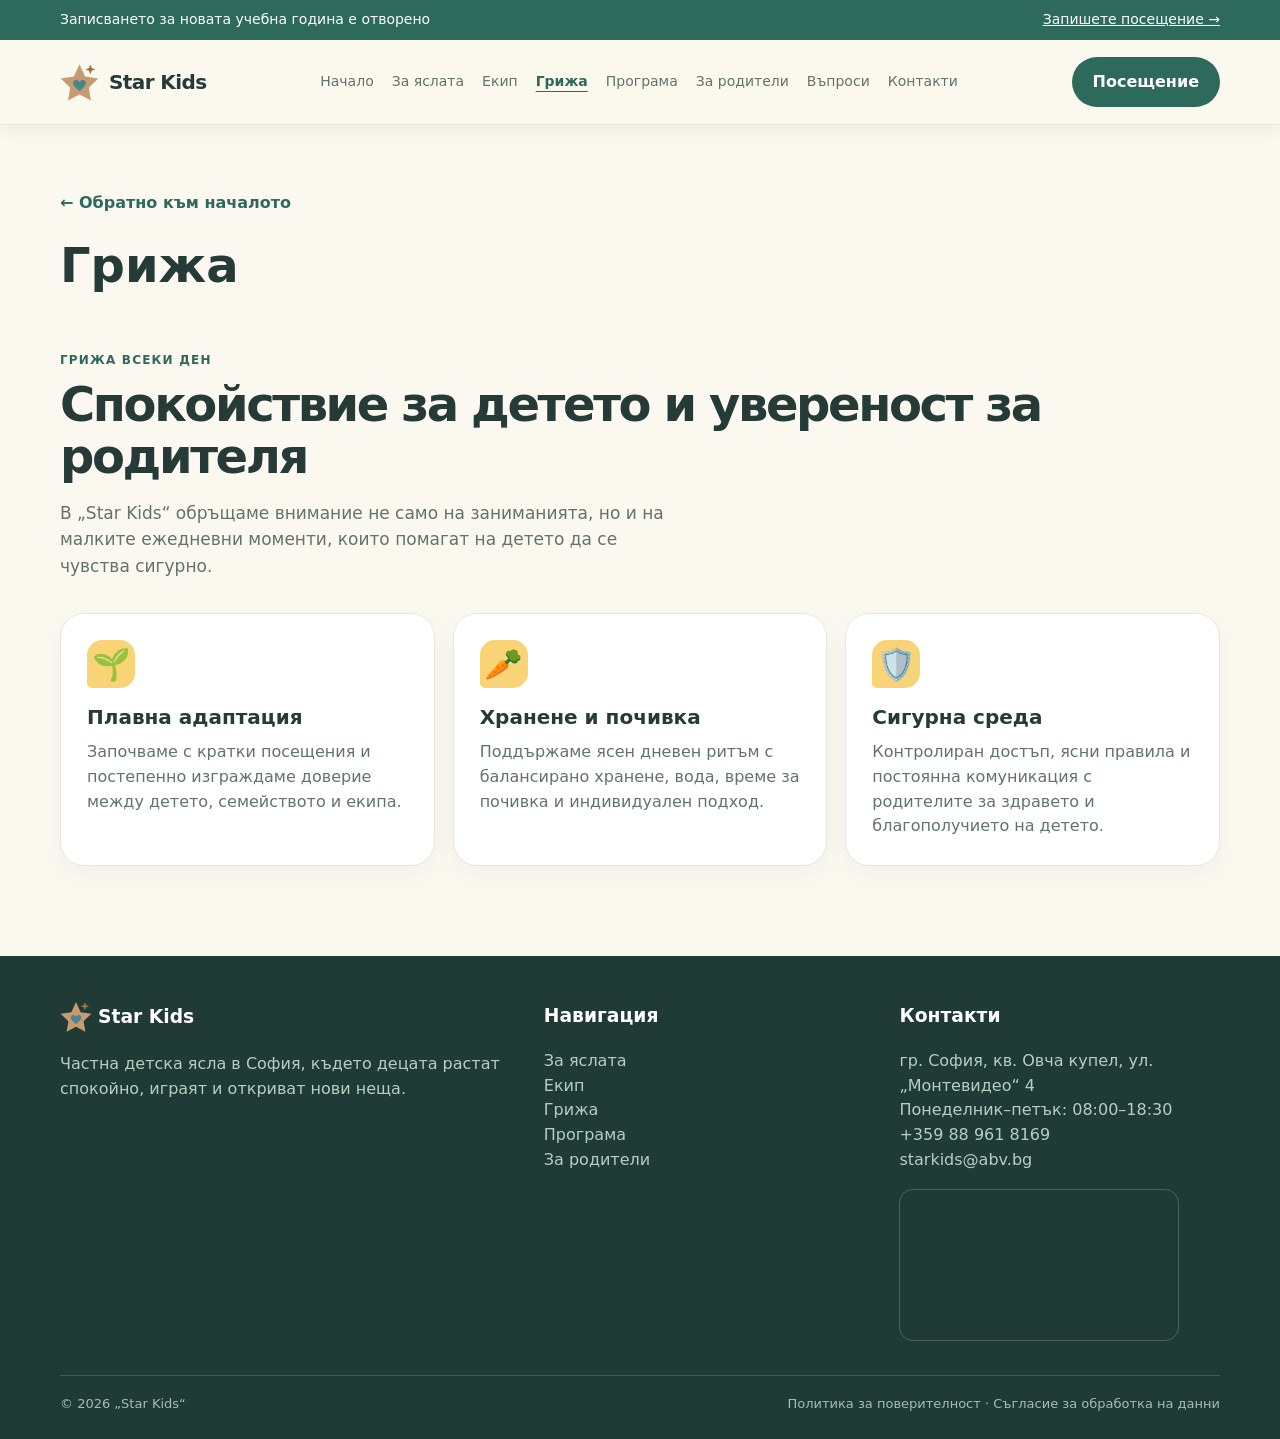
<file: grizha.html>
<!doctype html>
<html lang="bg">
<head>
  <meta charset="utf-8">
  <meta name="viewport" content="width=device-width, initial-scale=1">
  <title>Грижа — Частна детска ясла „Star Kids“</title>
  <meta name="description" content="Грижа — частна детска ясла „Star Kids“ в София.">
  <style>
    :root{--ink:#263b37;--muted:#62736d;--cream:#fbf8ef;--mint:#dcefe5;--green:#2d6a5b;--yellow:#f8d477;--coral:#e9856f;--white:#fff;--line:#e5e8df;--shadow:0 18px 50px rgba(41,69,61,.12)}
    *{box-sizing:border-box}html{scroll-behavior:smooth}body{margin:0;color:var(--ink);background:var(--cream);font-family:Inter,ui-sans-serif,system-ui,-apple-system,"Segoe UI",sans-serif;line-height:1.55}a{color:inherit;text-decoration:none}.wrap{width:min(1160px,calc(100% - 40px));margin:auto}.top{background:var(--green);color:#fff;font-size:14px}.top .wrap{display:flex;justify-content:space-between;padding:9px 0}.top a{text-decoration:underline}.nav{background:rgba(251,248,239,.94);backdrop-filter:blur(12px);position:sticky;top:0;z-index:5;border-bottom:1px solid var(--line)}.navin{display:flex;align-items:center;justify-content:space-between;padding:17px 0}.brand{display:flex;align-items:center;gap:10px;font-weight:800;letter-spacing:-.03em;font-size:20px}.mark{width:39px;height:39px;border-radius:13px 13px 13px 4px;background:transparent;display:grid;place-items:center;font-size:22px}.links{display:flex;gap:26px;color:var(--muted);font-size:14px}.links a:hover{color:var(--green)}.btn{display:inline-flex;align-items:center;justify-content:center;border:0;border-radius:999px;background:var(--green);color:#fff;padding:13px 21px;font-weight:700;cursor:pointer}.btn.alt{background:var(--yellow);color:var(--ink)}.btn.light{background:#fff;color:var(--green)}.hero{padding:76px 0 85px;overflow:hidden}.hero-grid{display:grid;grid-template-columns:1.03fr .97fr;align-items:center;gap:56px}.eyebrow{color:var(--green);font-weight:800;letter-spacing:.1em;text-transform:uppercase;font-size:12px}.hero h1{font-size:clamp(42px,5.6vw,72px);line-height:1.02;letter-spacing:-.065em;margin:15px 0 22px;max-width:680px}.hero p{font-size:19px;color:var(--muted);max-width:580px}.actions{display:flex;gap:12px;flex-wrap:wrap;margin-top:28px}.hero-art{min-height:440px;position:relative;border-radius:28px;background:url('assets/hero-banner-v2.png') center/cover no-repeat;box-shadow:var(--shadow);overflow:hidden}.hero-art:before,.hero-art:after,.hero-art .child,.hero-art .leaf{display:none}.trust{padding:27px 0;background:#fff;border-block:1px solid var(--line)}.trust-grid{display:grid;grid-template-columns:repeat(4,1fr);gap:20px}.trust-item{display:flex;gap:11px;align-items:center;font-weight:700;font-size:14px}.trust-item span{font-size:22px}.section{padding:90px 0}.section.mint{background:var(--mint)}.section h2{font-size:clamp(32px,4vw,48px);line-height:1.08;letter-spacing:-.05em;margin:10px 0 16px}.intro{max-width:620px;color:var(--muted);font-size:17px}.cards{display:grid;grid-template-columns:repeat(3,1fr);gap:18px;margin-top:34px}.card{background:#fff;border:1px solid var(--line);border-radius:24px;padding:26px;box-shadow:0 8px 25px rgba(41,69,61,.04)}.card h3{margin:14px 0 7px;font-size:20px}.card p{color:var(--muted);margin:0}.icon{font-size:31px}.split{display:grid;grid-template-columns:1fr 1fr;gap:55px;align-items:center}.photo{min-height:405px;border-radius:30px;background:linear-gradient(160deg,#d6eadf 0 37%,#f9db91 37% 71%,#f09a80 71%);position:relative;overflow:hidden}.photo:before{content:"";position:absolute;width:290px;height:290px;border-radius:50%;background:#fff9e6;right:-30px;top:25px}.photo:after{content:"🏡";position:absolute;font-size:150px;left:50%;top:50%;transform:translate(-50%,-45%)}.bullets{display:grid;gap:13px;margin:25px 0}.bullet{display:flex;gap:10px;align-items:flex-start}.bullet b{color:var(--green)}.day{display:grid;grid-template-columns:1fr 1fr;gap:0 28px;margin-top:35px}.dayrow{display:flex;justify-content:space-between;border-bottom:1px solid rgba(45,106,91,.16);padding:13px 0;color:var(--muted)}.dayrow b{color:var(--ink)}.quote{background:var(--green);color:#fff;border-radius:30px;padding:36px;min-height:260px;display:flex;flex-direction:column;justify-content:space-between}.quote p{font-size:24px;line-height:1.3;margin:0}.quote small{opacity:.8}.faq{display:grid;grid-template-columns:1fr 1fr;gap:0 18px;margin-top:30px}.faq details{background:#fff;border:1px solid var(--line);border-radius:14px;padding:17px 20px;margin:0 0 12px}.faq summary{font-weight:750;cursor:pointer}.cta{padding:78px 0;background:var(--yellow)}.cta-box{display:flex;justify-content:space-between;align-items:center;gap:25px}.cta h2{margin:0;max-width:650px}.footer{background:#203b35;color:#d9e7df;padding:45px 0 25px}.footgrid{display:grid;grid-template-columns:1.4fr 1fr 1fr;gap:35px}.footer h3{color:#fff;margin-top:0}.footer p{color:#b7cec3}.fine{border-top:1px solid rgba(255,255,255,.16);margin-top:34px;padding-top:18px;color:#a6bdb3;font-size:13px;display:flex;justify-content:space-between}.mobile{display:none}
    @media(max-width:820px){.links{display:none}.mobile{display:block}.top .wrap{gap:15px;flex-wrap:wrap}.hero{padding:52px 0 60px}.hero-grid,.split{grid-template-columns:1fr;gap:30px}.hero-art{min-height:330px}.child{font-size:120px}.trust-grid{grid-template-columns:1fr 1fr}.cards,.footgrid{grid-template-columns:1fr}.section{padding:65px 0}.day,.faq{grid-template-columns:1fr}.cta-box{display:block}.cta .btn{margin-top:20px}.fine{display:block}.fine span{display:block;margin-top:8px}}
    /* Full-width photographic hero: the image becomes part of the page background. */
    .hero{position:relative;min-height:610px;padding:62px 0 70px;background:url('assets/hero-banner-v3.png') center/cover no-repeat;display:flex;align-items:center}
    .hero:before{content:"";position:absolute;inset:0;background:linear-gradient(90deg,rgba(251,248,239,.96) 0%,rgba(251,248,239,.78) 38%,rgba(251,248,239,.08) 76%,rgba(251,248,239,0) 100%)}
    .hero-grid{position:relative;z-index:1;display:block;width:100%}
    .hero-grid>div:first-child{max-width:610px;padding:34px 38px;border-radius:28px;background:rgba(255,255,255,.78);box-shadow:0 18px 50px rgba(41,69,61,.12);backdrop-filter:blur(4px)}
    .hero-art{display:none}
    @media(max-width:820px){.hero{min-height:560px;padding:42px 0}.hero:before{background:linear-gradient(90deg,rgba(251,248,239,.94),rgba(251,248,239,.48))}.hero-grid>div:first-child{padding:26px 23px}.hero h1{font-size:clamp(39px,12vw,58px)}}
    .photo{background:url('assets/approach-photo-v2.png') center/cover no-repeat}
    .photo:before,.photo:after,.photo .leaf{display:none}
    .icon{width:48px;height:48px;border-radius:15px 15px 15px 5px;background:var(--yellow);display:grid;place-items:center;overflow:hidden}
    .icon svg{width:28px;height:28px;display:block;fill:none;stroke:var(--green);stroke-width:2.4;stroke-linecap:round;stroke-linejoin:round}
    img,svg{max-width:100%}html,body{overflow-x:hidden}.wrap{width:min(1160px,calc(100% - 32px))}.cards{grid-template-columns:repeat(auto-fit,minmax(235px,1fr))}.trust-grid{grid-template-columns:repeat(auto-fit,minmax(190px,1fr))}.hero-grid>div:first-child{width:100%}.dayrow{gap:18px}.dayrow span{text-align:right}.photo{min-height:380px}.parent-cards{margin-top:42px}.parent-cards .card{height:100%}
    @media(max-width:1080px){.links{gap:14px;font-size:13px}.nav .btn{padding:11px 16px}.hero-grid>div:first-child{max-width:570px}}
    @media(max-width:900px){.split{grid-template-columns:1fr;gap:34px}.photo{min-height:340px;order:0}.split>div:last-child{order:1}.hero-grid>div:first-child{max-width:620px}.day{grid-template-columns:1fr}}
    @media(max-width:700px){.navin{padding:12px 0;gap:12px}.brand{font-size:17px}.mark{width:34px;height:34px}.nav .btn{font-size:13px;padding:10px 14px}.hero{min-height:0;padding:32px 0 38px}.hero-grid>div:first-child{padding:24px 20px;border-radius:22px}.hero h1{margin:12px 0 16px}.hero p{font-size:17px}.actions{margin-top:21px}.actions .btn{width:100%}.trust{padding:20px 0}.trust-grid{grid-template-columns:1fr 1fr;gap:14px}.trust-item{font-size:13px}.section{padding:58px 0}.section h2{font-size:clamp(30px,9vw,42px)}.intro{font-size:16px}.cards{grid-template-columns:1fr}.card{padding:22px}.photo{min-height:300px}.parent-cards{margin-top:32px}.quote{padding:27px;min-height:230px}.quote p{font-size:20px}.cta{padding:55px 0}.cta-box{align-items:flex-start}.cta h2{font-size:32px}.footer{padding-top:36px}.footgrid{gap:24px}.fine{font-size:12px}}
    @media(max-width:420px){.wrap{width:min(100% - 24px,1160px)}.top{font-size:12px}.top .wrap{align-items:flex-start}.top a{white-space:nowrap}.nav .btn{font-size:12px;padding:9px 11px}.hero-grid>div:first-child{padding:21px 17px}.hero h1{font-size:40px}.trust-grid{grid-template-columns:1fr}.dayrow{display:block}.dayrow b,.dayrow span{display:block;text-align:left}.dayrow span{margin-top:3px}.photo{min-height:260px}}
  
    .navin{flex-wrap:wrap;gap:14px}.links{display:flex;flex-wrap:wrap;gap:12px 18px;justify-content:center}.links a[aria-current="page"]{color:var(--green);font-weight:800;text-decoration:underline;text-underline-offset:5px}
    .page-back{display:inline-block;margin-top:28px;color:var(--green);font-weight:700}.page-intro{padding:38px 0 0}.page-intro h1{font-size:clamp(32px,5vw,48px);margin:12px 0}.page-content>.section{padding-top:36px}.page-content>.cta{margin-top:30px}.page-content .cta h2{font-size:clamp(30px,4vw,44px);line-height:1.15}
    .hero-photo{display:block;width:100%;height:auto}.hero{background:var(--cream);min-height:0;padding:40px 0}.hero:before{display:none}.hero-grid>div:first-child{max-width:760px;padding:0;background:none;box-shadow:none;backdrop-filter:none}.hero h1{font-size:clamp(36px,5vw,60px)}
    @media(max-width:1080px){.navin .links{order:3;flex-basis:100%}}@media(max-width:700px){.links{font-size:13px;gap:10px 15px}.brand{font-size:17px}.hero{padding:28px 0}.page-content>.section{padding-top:28px}}

  
    /* Keep the announcement bar and navigation together while scrolling. */
    html,body{overflow-x:clip}
    html{scroll-padding-top:calc(var(--site-header-height,180px) + 16px)}
    .site-header{position:sticky;top:0;z-index:50;background:var(--cream);box-shadow:0 3px 16px rgba(32,59,53,.08)}
    .site-header .nav{position:static;top:auto}
  </style>
  <link rel="icon" type="image/svg+xml" href="assets/favicon.svg?v=3">
  <script src="assets/visit-form-config.js" defer></script>
  <script src="assets/visit-modal.js?v=3" defer></script>
  <script src="assets/visit-form.js?v=2" defer></script>
  <script src="assets/site-header.js" defer></script>
</head>
<body>
<div class="site-header">
<div class="top"><div class="wrap"><span>Записването за новата учебна година е отворено</span><a href="mailto:starkids@abv.bg" data-visit-open aria-haspopup="dialog" aria-controls="visit-dialog">Запишете посещение →</a></div></div>
<header class="nav"><div class="wrap navin"><a class="brand" href="index.html"><span class="mark"><img src="assets/star-kids-logo.svg?v=3" alt="" width="39" height="39" style="display:block;width:100%;height:100%"></span>Star Kids</a><nav class="links" aria-label="Основна навигация"><a href="index.html">Начало</a><a href="index.html#about">За яслата</a><a href="ekip.html">Екип</a><a href="grizha.html" aria-current="page">Грижа</a><a href="programa.html">Програма</a><a href="roditeli.html">За родители</a><a href="vaprosi.html">Въпроси</a><a href="kontakti.html">Контакти</a></nav><a class="btn" href="mailto:starkids@abv.bg" data-visit-open aria-haspopup="dialog" aria-controls="visit-dialog">Посещение</a></div></header>
</div>
<main class="page-content"><div class="wrap page-intro"><a class="page-back" href="index.html">← Обратно към началото</a><h1>Грижа</h1></div>
<section class="section" id="day-details"><div class="wrap"><div class="eyebrow">Грижа всеки ден</div><h2>Спокойствие за детето и увереност за родителя</h2><p class="intro">В „Star Kids“ обръщаме внимание не само на заниманията, но и на малките ежедневни моменти, които помагат на детето да се чувства сигурно.</p><div class="cards"><article class="card"><div class="icon">🌱</div><h3>Плавна адаптация</h3><p>Започваме с кратки посещения и постепенно изграждаме доверие между детето, семейството и екипа.</p></article><article class="card"><div class="icon">🥕</div><h3>Хранене и почивка</h3><p>Поддържаме ясен дневен ритъм с балансирано хранене, вода, време за почивка и индивидуален подход.</p></article><article class="card"><div class="icon">🛡️</div><h3>Сигурна среда</h3><p>Контролиран достъп, ясни правила и постоянна комуникация с родителите за здравето и благополучието на детето.</p></article></div></div></section>
</main>
<footer class="footer"><div class="wrap footgrid"><div><h3><img src="assets/star-kids-logo.svg?v=3" alt="" width="32" height="32" style="vertical-align:middle;margin-right:6px">Star Kids</h3><p>Частна детска ясла в София, където децата растат спокойно, играят и откриват нови неща.</p></div><div><h3>Навигация</h3><p><a href="index.html#about">За яслата</a><br><a href="ekip.html">Екип</a><br><a href="grizha.html">Грижа</a><br><a href="programa.html">Програма</a><br><a href="roditeli.html">За родители</a></p></div><div><h3>Контакти</h3><p>гр. София, кв. Овча купел, ул. „Монтевидео“ 4<br>Понеделник–петък: 08:00–18:30<br><a href="tel:+359889618169">+359 88 961 8169</a><br><a href="mailto:starkids@abv.bg">starkids@abv.bg</a></p><div class="mini-map" style="margin-top:14px;overflow:hidden;border-radius:14px;border:1px solid rgba(255,255,255,.2);max-width:280px"><iframe title="Карта на Частна детска ясла „Star Kids“" src="https://www.google.com/maps?q=%D1%83%D0%BB.%20%D0%9C%D0%BE%D0%BD%D1%82%D0%B5%D0%B2%D0%B8%D0%B4%D0%B5%D0%BE%204%2C%20%D0%A1%D0%BE%D1%84%D0%B8%D1%8F&output=embed" width="100%" height="150" style="display:block;border:0" loading="lazy" referrerpolicy="no-referrer-when-downgrade"></iframe></div></div></div><div class="wrap fine"><span>© 2026 „Star Kids“</span><span>Политика за поверителност · Съгласие за обработка на данни</span></div></footer>
</body>
</html>
</file>
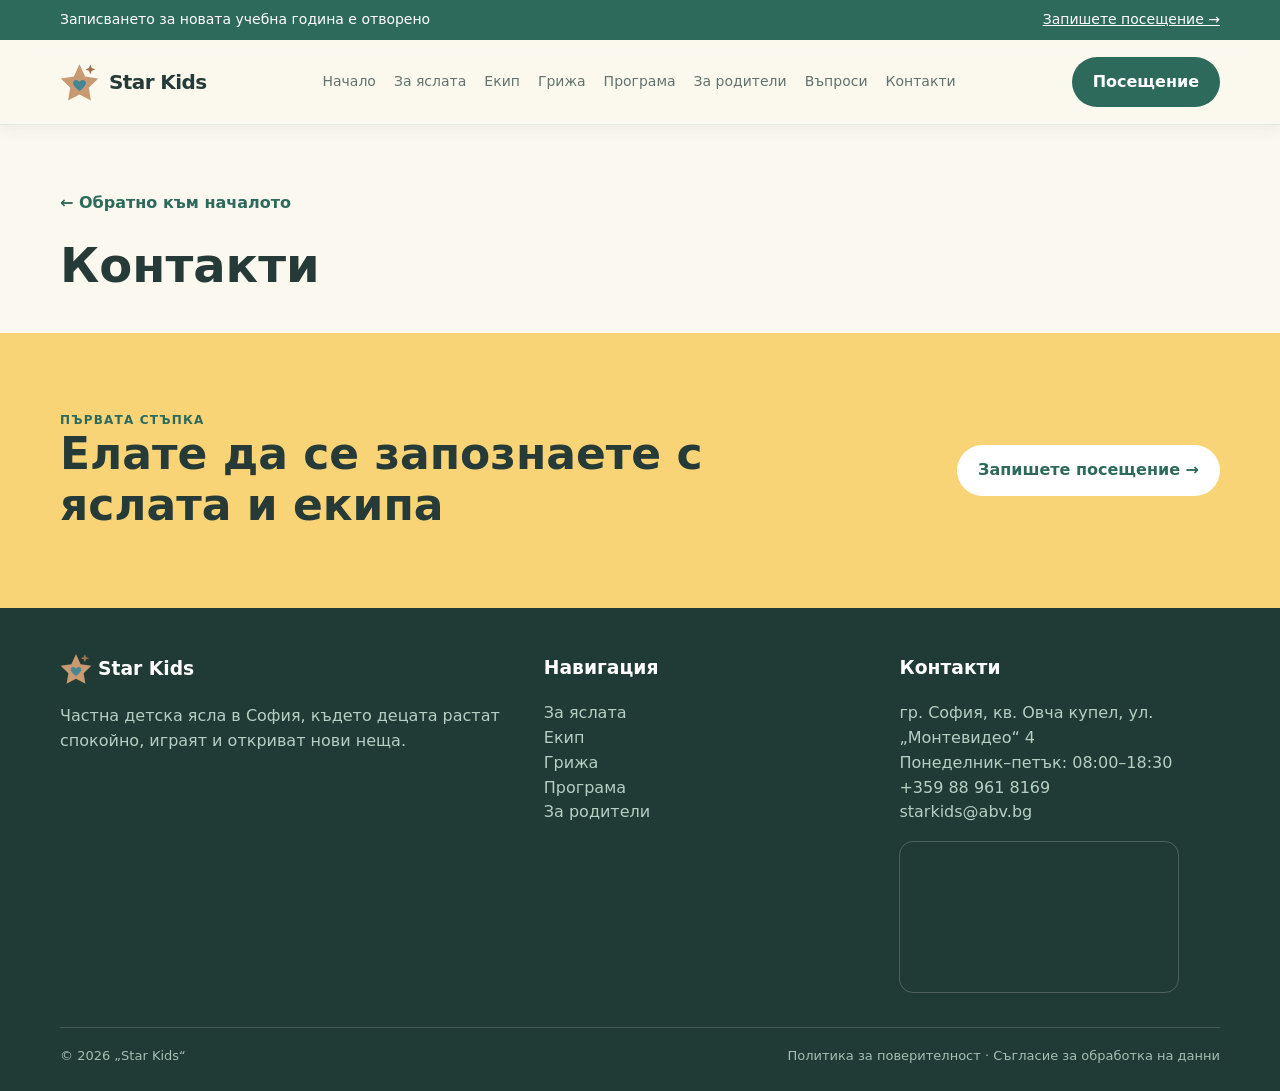
<file: kontakti.html>
<!doctype html>
<html lang="bg">
<head>
  <meta charset="utf-8">
  <meta name="viewport" content="width=device-width, initial-scale=1">
  <title>Контакти — Частна детска ясла „Star Kids“</title>
  <meta name="description" content="Контакти — частна детска ясла „Star Kids“ в София.">
  <style>
    :root{--ink:#263b37;--muted:#62736d;--cream:#fbf8ef;--mint:#dcefe5;--green:#2d6a5b;--yellow:#f8d477;--coral:#e9856f;--white:#fff;--line:#e5e8df;--shadow:0 18px 50px rgba(41,69,61,.12)}
    *{box-sizing:border-box}html{scroll-behavior:smooth}body{margin:0;color:var(--ink);background:var(--cream);font-family:Inter,ui-sans-serif,system-ui,-apple-system,"Segoe UI",sans-serif;line-height:1.55}a{color:inherit;text-decoration:none}.wrap{width:min(1160px,calc(100% - 40px));margin:auto}.top{background:var(--green);color:#fff;font-size:14px}.top .wrap{display:flex;justify-content:space-between;padding:9px 0}.top a{text-decoration:underline}.nav{background:rgba(251,248,239,.94);backdrop-filter:blur(12px);position:sticky;top:0;z-index:5;border-bottom:1px solid var(--line)}.navin{display:flex;align-items:center;justify-content:space-between;padding:17px 0}.brand{display:flex;align-items:center;gap:10px;font-weight:800;letter-spacing:-.03em;font-size:20px}.mark{width:39px;height:39px;border-radius:13px 13px 13px 4px;background:transparent;display:grid;place-items:center;font-size:22px}.links{display:flex;gap:26px;color:var(--muted);font-size:14px}.links a:hover{color:var(--green)}.btn{display:inline-flex;align-items:center;justify-content:center;border:0;border-radius:999px;background:var(--green);color:#fff;padding:13px 21px;font-weight:700;cursor:pointer}.btn.alt{background:var(--yellow);color:var(--ink)}.btn.light{background:#fff;color:var(--green)}.hero{padding:76px 0 85px;overflow:hidden}.hero-grid{display:grid;grid-template-columns:1.03fr .97fr;align-items:center;gap:56px}.eyebrow{color:var(--green);font-weight:800;letter-spacing:.1em;text-transform:uppercase;font-size:12px}.hero h1{font-size:clamp(42px,5.6vw,72px);line-height:1.02;letter-spacing:-.065em;margin:15px 0 22px;max-width:680px}.hero p{font-size:19px;color:var(--muted);max-width:580px}.actions{display:flex;gap:12px;flex-wrap:wrap;margin-top:28px}.hero-art{min-height:440px;position:relative;border-radius:28px;background:url('assets/hero-banner-v2.png') center/cover no-repeat;box-shadow:var(--shadow);overflow:hidden}.hero-art:before,.hero-art:after,.hero-art .child,.hero-art .leaf{display:none}.trust{padding:27px 0;background:#fff;border-block:1px solid var(--line)}.trust-grid{display:grid;grid-template-columns:repeat(4,1fr);gap:20px}.trust-item{display:flex;gap:11px;align-items:center;font-weight:700;font-size:14px}.trust-item span{font-size:22px}.section{padding:90px 0}.section.mint{background:var(--mint)}.section h2{font-size:clamp(32px,4vw,48px);line-height:1.08;letter-spacing:-.05em;margin:10px 0 16px}.intro{max-width:620px;color:var(--muted);font-size:17px}.cards{display:grid;grid-template-columns:repeat(3,1fr);gap:18px;margin-top:34px}.card{background:#fff;border:1px solid var(--line);border-radius:24px;padding:26px;box-shadow:0 8px 25px rgba(41,69,61,.04)}.card h3{margin:14px 0 7px;font-size:20px}.card p{color:var(--muted);margin:0}.icon{font-size:31px}.split{display:grid;grid-template-columns:1fr 1fr;gap:55px;align-items:center}.photo{min-height:405px;border-radius:30px;background:linear-gradient(160deg,#d6eadf 0 37%,#f9db91 37% 71%,#f09a80 71%);position:relative;overflow:hidden}.photo:before{content:"";position:absolute;width:290px;height:290px;border-radius:50%;background:#fff9e6;right:-30px;top:25px}.photo:after{content:"🏡";position:absolute;font-size:150px;left:50%;top:50%;transform:translate(-50%,-45%)}.bullets{display:grid;gap:13px;margin:25px 0}.bullet{display:flex;gap:10px;align-items:flex-start}.bullet b{color:var(--green)}.day{display:grid;grid-template-columns:1fr 1fr;gap:0 28px;margin-top:35px}.dayrow{display:flex;justify-content:space-between;border-bottom:1px solid rgba(45,106,91,.16);padding:13px 0;color:var(--muted)}.dayrow b{color:var(--ink)}.quote{background:var(--green);color:#fff;border-radius:30px;padding:36px;min-height:260px;display:flex;flex-direction:column;justify-content:space-between}.quote p{font-size:24px;line-height:1.3;margin:0}.quote small{opacity:.8}.faq{display:grid;grid-template-columns:1fr 1fr;gap:0 18px;margin-top:30px}.faq details{background:#fff;border:1px solid var(--line);border-radius:14px;padding:17px 20px;margin:0 0 12px}.faq summary{font-weight:750;cursor:pointer}.cta{padding:78px 0;background:var(--yellow)}.cta-box{display:flex;justify-content:space-between;align-items:center;gap:25px}.cta h2{margin:0;max-width:650px}.footer{background:#203b35;color:#d9e7df;padding:45px 0 25px}.footgrid{display:grid;grid-template-columns:1.4fr 1fr 1fr;gap:35px}.footer h3{color:#fff;margin-top:0}.footer p{color:#b7cec3}.fine{border-top:1px solid rgba(255,255,255,.16);margin-top:34px;padding-top:18px;color:#a6bdb3;font-size:13px;display:flex;justify-content:space-between}.mobile{display:none}
    @media(max-width:820px){.links{display:none}.mobile{display:block}.top .wrap{gap:15px;flex-wrap:wrap}.hero{padding:52px 0 60px}.hero-grid,.split{grid-template-columns:1fr;gap:30px}.hero-art{min-height:330px}.child{font-size:120px}.trust-grid{grid-template-columns:1fr 1fr}.cards,.footgrid{grid-template-columns:1fr}.section{padding:65px 0}.day,.faq{grid-template-columns:1fr}.cta-box{display:block}.cta .btn{margin-top:20px}.fine{display:block}.fine span{display:block;margin-top:8px}}
    /* Full-width photographic hero: the image becomes part of the page background. */
    .hero{position:relative;min-height:610px;padding:62px 0 70px;background:url('assets/hero-banner-v3.png') center/cover no-repeat;display:flex;align-items:center}
    .hero:before{content:"";position:absolute;inset:0;background:linear-gradient(90deg,rgba(251,248,239,.96) 0%,rgba(251,248,239,.78) 38%,rgba(251,248,239,.08) 76%,rgba(251,248,239,0) 100%)}
    .hero-grid{position:relative;z-index:1;display:block;width:100%}
    .hero-grid>div:first-child{max-width:610px;padding:34px 38px;border-radius:28px;background:rgba(255,255,255,.78);box-shadow:0 18px 50px rgba(41,69,61,.12);backdrop-filter:blur(4px)}
    .hero-art{display:none}
    @media(max-width:820px){.hero{min-height:560px;padding:42px 0}.hero:before{background:linear-gradient(90deg,rgba(251,248,239,.94),rgba(251,248,239,.48))}.hero-grid>div:first-child{padding:26px 23px}.hero h1{font-size:clamp(39px,12vw,58px)}}
    .photo{background:url('assets/approach-photo-v2.png') center/cover no-repeat}
    .photo:before,.photo:after,.photo .leaf{display:none}
    .icon{width:48px;height:48px;border-radius:15px 15px 15px 5px;background:var(--yellow);display:grid;place-items:center;overflow:hidden}
    .icon svg{width:28px;height:28px;display:block;fill:none;stroke:var(--green);stroke-width:2.4;stroke-linecap:round;stroke-linejoin:round}
    img,svg{max-width:100%}html,body{overflow-x:hidden}.wrap{width:min(1160px,calc(100% - 32px))}.cards{grid-template-columns:repeat(auto-fit,minmax(235px,1fr))}.trust-grid{grid-template-columns:repeat(auto-fit,minmax(190px,1fr))}.hero-grid>div:first-child{width:100%}.dayrow{gap:18px}.dayrow span{text-align:right}.photo{min-height:380px}.parent-cards{margin-top:42px}.parent-cards .card{height:100%}
    @media(max-width:1080px){.links{gap:14px;font-size:13px}.nav .btn{padding:11px 16px}.hero-grid>div:first-child{max-width:570px}}
    @media(max-width:900px){.split{grid-template-columns:1fr;gap:34px}.photo{min-height:340px;order:0}.split>div:last-child{order:1}.hero-grid>div:first-child{max-width:620px}.day{grid-template-columns:1fr}}
    @media(max-width:700px){.navin{padding:12px 0;gap:12px}.brand{font-size:17px}.mark{width:34px;height:34px}.nav .btn{font-size:13px;padding:10px 14px}.hero{min-height:0;padding:32px 0 38px}.hero-grid>div:first-child{padding:24px 20px;border-radius:22px}.hero h1{margin:12px 0 16px}.hero p{font-size:17px}.actions{margin-top:21px}.actions .btn{width:100%}.trust{padding:20px 0}.trust-grid{grid-template-columns:1fr 1fr;gap:14px}.trust-item{font-size:13px}.section{padding:58px 0}.section h2{font-size:clamp(30px,9vw,42px)}.intro{font-size:16px}.cards{grid-template-columns:1fr}.card{padding:22px}.photo{min-height:300px}.parent-cards{margin-top:32px}.quote{padding:27px;min-height:230px}.quote p{font-size:20px}.cta{padding:55px 0}.cta-box{align-items:flex-start}.cta h2{font-size:32px}.footer{padding-top:36px}.footgrid{gap:24px}.fine{font-size:12px}}
    @media(max-width:420px){.wrap{width:min(100% - 24px,1160px)}.top{font-size:12px}.top .wrap{align-items:flex-start}.top a{white-space:nowrap}.nav .btn{font-size:12px;padding:9px 11px}.hero-grid>div:first-child{padding:21px 17px}.hero h1{font-size:40px}.trust-grid{grid-template-columns:1fr}.dayrow{display:block}.dayrow b,.dayrow span{display:block;text-align:left}.dayrow span{margin-top:3px}.photo{min-height:260px}}
  
    .navin{flex-wrap:wrap;gap:14px}.links{display:flex;flex-wrap:wrap;gap:12px 18px;justify-content:center}.links a[aria-current="page"]{color:var(--green);font-weight:800;text-decoration:underline;text-underline-offset:5px}
    .page-back{display:inline-block;margin-top:28px;color:var(--green);font-weight:700}.page-intro{padding:38px 0 0}.page-intro h1{font-size:clamp(32px,5vw,48px);margin:12px 0}.page-content>.section{padding-top:36px}.page-content>.cta{margin-top:30px}.page-content .cta h2{font-size:clamp(30px,4vw,44px);line-height:1.15}
    .hero-photo{display:block;width:100%;height:auto}.hero{background:var(--cream);min-height:0;padding:40px 0}.hero:before{display:none}.hero-grid>div:first-child{max-width:760px;padding:0;background:none;box-shadow:none;backdrop-filter:none}.hero h1{font-size:clamp(36px,5vw,60px)}
    @media(max-width:1080px){.navin .links{order:3;flex-basis:100%}}@media(max-width:700px){.links{font-size:13px;gap:10px 15px}.brand{font-size:17px}.hero{padding:28px 0}.page-content>.section{padding-top:28px}}
  
    /* Keep the announcement bar and navigation together while scrolling. */
    html,body{overflow-x:clip}
    html{scroll-padding-top:calc(var(--site-header-height,180px) + 16px)}
    .site-header{position:sticky;top:0;z-index:50;background:var(--cream);box-shadow:0 3px 16px rgba(32,59,53,.08)}
    .site-header .nav{position:static;top:auto}
  </style>
  <link rel="icon" type="image/svg+xml" href="assets/favicon.svg?v=3">
  <script src="assets/visit-form-config.js" defer></script>
  <script src="assets/visit-modal.js?v=3" defer></script>
  <script src="assets/visit-form.js?v=2" defer></script>
  <script src="assets/site-header.js" defer></script>
</head>
<body>
<div class="site-header">
<div class="top"><div class="wrap"><span>Записването за новата учебна година е отворено</span><a href="mailto:starkids@abv.bg" data-visit-open aria-haspopup="dialog" aria-controls="visit-dialog">Запишете посещение →</a></div></div>
<header class="nav"><div class="wrap navin"><a class="brand" href="index.html"><span class="mark"><img src="assets/star-kids-logo.svg?v=3" alt="" width="39" height="39" style="display:block;width:100%;height:100%"></span>Star Kids</a><nav class="links" aria-label="Основна навигация"><a href="index.html">Начало</a><a href="index.html#about">За яслата</a><a href="ekip.html">Екип</a><a href="grizha.html">Грижа</a><a href="programa.html">Програма</a><a href="roditeli.html">За родители</a><a href="vaprosi.html">Въпроси</a><a href="kontakti.html">Контакти</a></nav><a class="btn" href="mailto:starkids@abv.bg" data-visit-open aria-haspopup="dialog" aria-controls="visit-dialog">Посещение</a></div></header>
</div>
<main class="page-content"><div class="wrap page-intro"><a class="page-back" href="index.html">← Обратно към началото</a><h1>Контакти</h1></div>
<section class="cta" id="contact"><div class="wrap cta-box"><div><div class="eyebrow">Първата стъпка</div><h2>Елате да се запознаете с яслата и екипа</h2></div><a class="btn light" href="mailto:starkids@abv.bg" data-visit-open aria-haspopup="dialog" aria-controls="visit-dialog">Запишете посещение →</a></div></section>

</main>
<footer class="footer"><div class="wrap footgrid"><div><h3><img src="assets/star-kids-logo.svg?v=3" alt="" width="32" height="32" style="vertical-align:middle;margin-right:6px">Star Kids</h3><p>Частна детска ясла в София, където децата растат спокойно, играят и откриват нови неща.</p></div><div><h3>Навигация</h3><p><a href="index.html#about">За яслата</a><br><a href="ekip.html">Екип</a><br><a href="grizha.html">Грижа</a><br><a href="programa.html">Програма</a><br><a href="roditeli.html">За родители</a></p></div><div><h3>Контакти</h3><p>гр. София, кв. Овча купел, ул. „Монтевидео“ 4<br>Понеделник–петък: 08:00–18:30<br><a href="tel:+359889618169">+359 88 961 8169</a><br><a href="mailto:starkids@abv.bg">starkids@abv.bg</a></p><div class="mini-map" style="margin-top:14px;overflow:hidden;border-radius:14px;border:1px solid rgba(255,255,255,.2);max-width:280px"><iframe title="Карта на Частна детска ясла „Star Kids“" src="https://www.google.com/maps?q=%D1%83%D0%BB.%20%D0%9C%D0%BE%D0%BD%D1%82%D0%B5%D0%B2%D0%B8%D0%B4%D0%B5%D0%BE%204%2C%20%D0%A1%D0%BE%D1%84%D0%B8%D1%8F&output=embed" width="100%" height="150" style="display:block;border:0" loading="lazy" referrerpolicy="no-referrer-when-downgrade"></iframe></div></div></div><div class="wrap fine"><span>© 2026 „Star Kids“</span><span>Политика за поверителност · Съгласие за обработка на данни</span></div></footer>
</body>
</html>
</file>
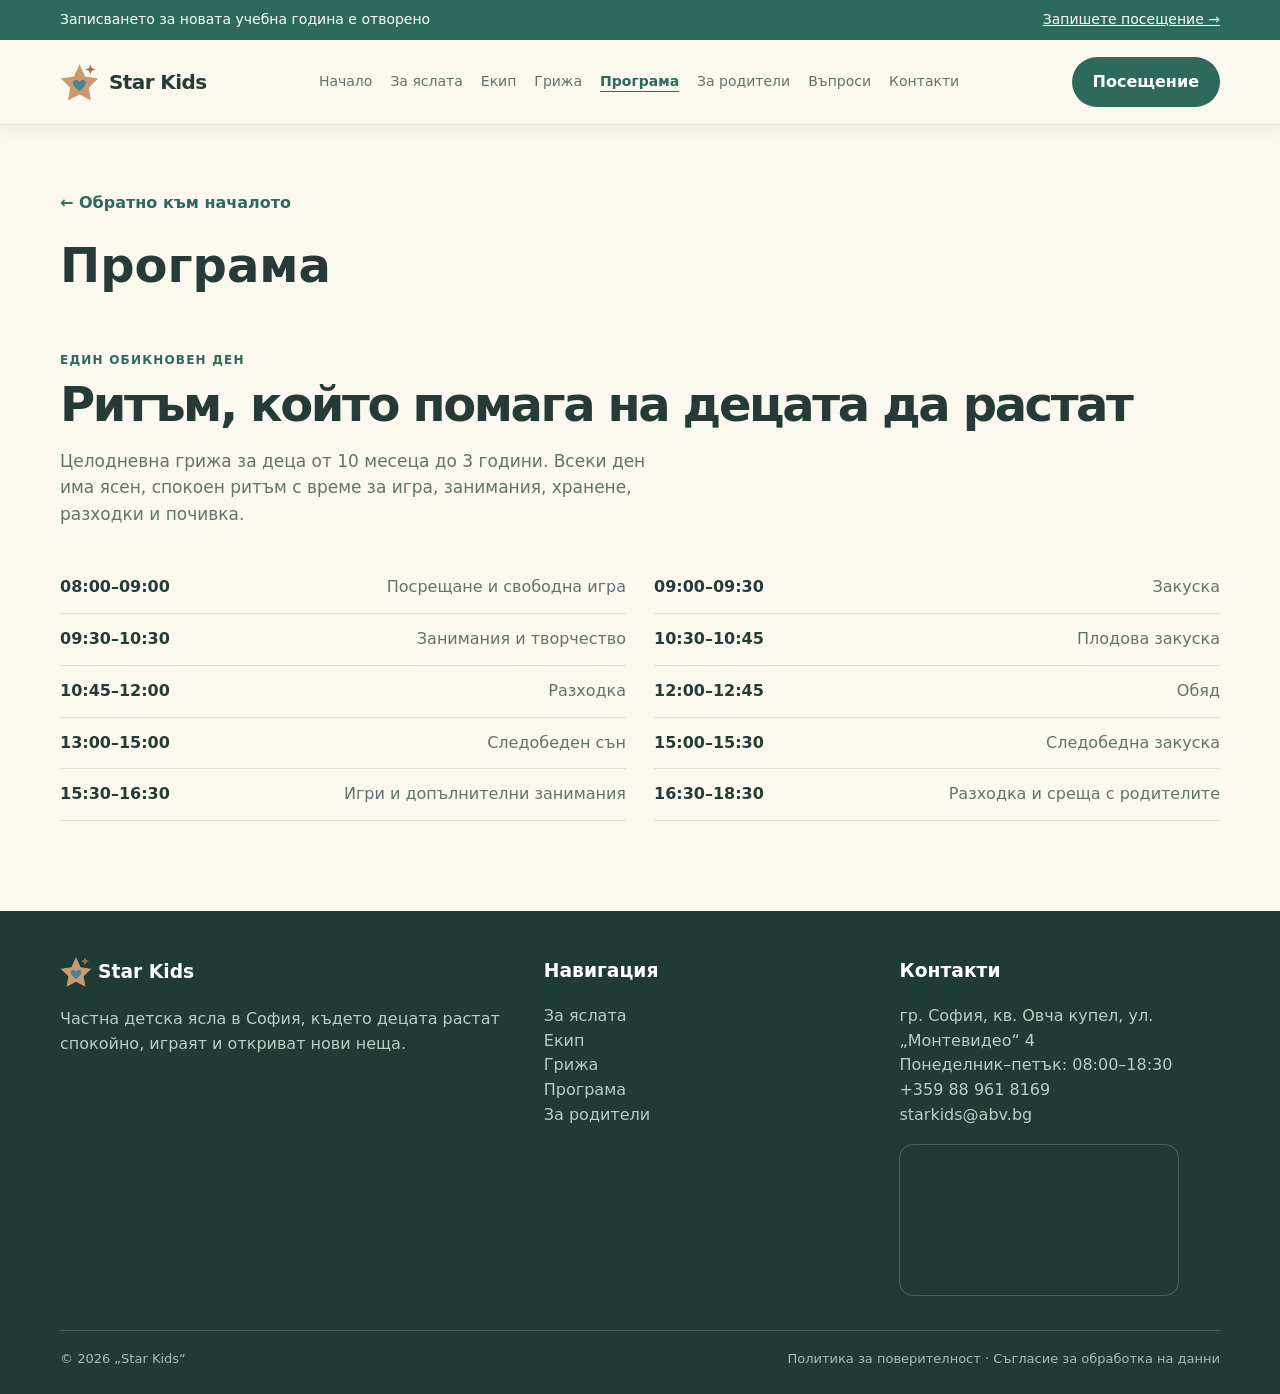
<file: programa.html>
<!doctype html>
<html lang="bg">
<head>
  <meta charset="utf-8">
  <meta name="viewport" content="width=device-width, initial-scale=1">
  <title>Програма — Частна детска ясла „Star Kids“</title>
  <meta name="description" content="Програма — частна детска ясла „Star Kids“ в София.">
  <style>
    :root{--ink:#263b37;--muted:#62736d;--cream:#fbf8ef;--mint:#dcefe5;--green:#2d6a5b;--yellow:#f8d477;--coral:#e9856f;--white:#fff;--line:#e5e8df;--shadow:0 18px 50px rgba(41,69,61,.12)}
    *{box-sizing:border-box}html{scroll-behavior:smooth}body{margin:0;color:var(--ink);background:var(--cream);font-family:Inter,ui-sans-serif,system-ui,-apple-system,"Segoe UI",sans-serif;line-height:1.55}a{color:inherit;text-decoration:none}.wrap{width:min(1160px,calc(100% - 40px));margin:auto}.top{background:var(--green);color:#fff;font-size:14px}.top .wrap{display:flex;justify-content:space-between;padding:9px 0}.top a{text-decoration:underline}.nav{background:rgba(251,248,239,.94);backdrop-filter:blur(12px);position:sticky;top:0;z-index:5;border-bottom:1px solid var(--line)}.navin{display:flex;align-items:center;justify-content:space-between;padding:17px 0}.brand{display:flex;align-items:center;gap:10px;font-weight:800;letter-spacing:-.03em;font-size:20px}.mark{width:39px;height:39px;border-radius:13px 13px 13px 4px;background:transparent;display:grid;place-items:center;font-size:22px}.links{display:flex;gap:26px;color:var(--muted);font-size:14px}.links a:hover{color:var(--green)}.btn{display:inline-flex;align-items:center;justify-content:center;border:0;border-radius:999px;background:var(--green);color:#fff;padding:13px 21px;font-weight:700;cursor:pointer}.btn.alt{background:var(--yellow);color:var(--ink)}.btn.light{background:#fff;color:var(--green)}.hero{padding:76px 0 85px;overflow:hidden}.hero-grid{display:grid;grid-template-columns:1.03fr .97fr;align-items:center;gap:56px}.eyebrow{color:var(--green);font-weight:800;letter-spacing:.1em;text-transform:uppercase;font-size:12px}.hero h1{font-size:clamp(42px,5.6vw,72px);line-height:1.02;letter-spacing:-.065em;margin:15px 0 22px;max-width:680px}.hero p{font-size:19px;color:var(--muted);max-width:580px}.actions{display:flex;gap:12px;flex-wrap:wrap;margin-top:28px}.hero-art{min-height:440px;position:relative;border-radius:28px;background:url('assets/hero-banner-v2.png') center/cover no-repeat;box-shadow:var(--shadow);overflow:hidden}.hero-art:before,.hero-art:after,.hero-art .child,.hero-art .leaf{display:none}.trust{padding:27px 0;background:#fff;border-block:1px solid var(--line)}.trust-grid{display:grid;grid-template-columns:repeat(4,1fr);gap:20px}.trust-item{display:flex;gap:11px;align-items:center;font-weight:700;font-size:14px}.trust-item span{font-size:22px}.section{padding:90px 0}.section.mint{background:var(--mint)}.section h2{font-size:clamp(32px,4vw,48px);line-height:1.08;letter-spacing:-.05em;margin:10px 0 16px}.intro{max-width:620px;color:var(--muted);font-size:17px}.cards{display:grid;grid-template-columns:repeat(3,1fr);gap:18px;margin-top:34px}.card{background:#fff;border:1px solid var(--line);border-radius:24px;padding:26px;box-shadow:0 8px 25px rgba(41,69,61,.04)}.card h3{margin:14px 0 7px;font-size:20px}.card p{color:var(--muted);margin:0}.icon{font-size:31px}.split{display:grid;grid-template-columns:1fr 1fr;gap:55px;align-items:center}.photo{min-height:405px;border-radius:30px;background:linear-gradient(160deg,#d6eadf 0 37%,#f9db91 37% 71%,#f09a80 71%);position:relative;overflow:hidden}.photo:before{content:"";position:absolute;width:290px;height:290px;border-radius:50%;background:#fff9e6;right:-30px;top:25px}.photo:after{content:"🏡";position:absolute;font-size:150px;left:50%;top:50%;transform:translate(-50%,-45%)}.bullets{display:grid;gap:13px;margin:25px 0}.bullet{display:flex;gap:10px;align-items:flex-start}.bullet b{color:var(--green)}.day{display:grid;grid-template-columns:1fr 1fr;gap:0 28px;margin-top:35px}.dayrow{display:flex;justify-content:space-between;border-bottom:1px solid rgba(45,106,91,.16);padding:13px 0;color:var(--muted)}.dayrow b{color:var(--ink)}.quote{background:var(--green);color:#fff;border-radius:30px;padding:36px;min-height:260px;display:flex;flex-direction:column;justify-content:space-between}.quote p{font-size:24px;line-height:1.3;margin:0}.quote small{opacity:.8}.faq{display:grid;grid-template-columns:1fr 1fr;gap:0 18px;margin-top:30px}.faq details{background:#fff;border:1px solid var(--line);border-radius:14px;padding:17px 20px;margin:0 0 12px}.faq summary{font-weight:750;cursor:pointer}.cta{padding:78px 0;background:var(--yellow)}.cta-box{display:flex;justify-content:space-between;align-items:center;gap:25px}.cta h2{margin:0;max-width:650px}.footer{background:#203b35;color:#d9e7df;padding:45px 0 25px}.footgrid{display:grid;grid-template-columns:1.4fr 1fr 1fr;gap:35px}.footer h3{color:#fff;margin-top:0}.footer p{color:#b7cec3}.fine{border-top:1px solid rgba(255,255,255,.16);margin-top:34px;padding-top:18px;color:#a6bdb3;font-size:13px;display:flex;justify-content:space-between}.mobile{display:none}
    @media(max-width:820px){.links{display:none}.mobile{display:block}.top .wrap{gap:15px;flex-wrap:wrap}.hero{padding:52px 0 60px}.hero-grid,.split{grid-template-columns:1fr;gap:30px}.hero-art{min-height:330px}.child{font-size:120px}.trust-grid{grid-template-columns:1fr 1fr}.cards,.footgrid{grid-template-columns:1fr}.section{padding:65px 0}.day,.faq{grid-template-columns:1fr}.cta-box{display:block}.cta .btn{margin-top:20px}.fine{display:block}.fine span{display:block;margin-top:8px}}
    /* Full-width photographic hero: the image becomes part of the page background. */
    .hero{position:relative;min-height:610px;padding:62px 0 70px;background:url('assets/hero-banner-v3.png') center/cover no-repeat;display:flex;align-items:center}
    .hero:before{content:"";position:absolute;inset:0;background:linear-gradient(90deg,rgba(251,248,239,.96) 0%,rgba(251,248,239,.78) 38%,rgba(251,248,239,.08) 76%,rgba(251,248,239,0) 100%)}
    .hero-grid{position:relative;z-index:1;display:block;width:100%}
    .hero-grid>div:first-child{max-width:610px;padding:34px 38px;border-radius:28px;background:rgba(255,255,255,.78);box-shadow:0 18px 50px rgba(41,69,61,.12);backdrop-filter:blur(4px)}
    .hero-art{display:none}
    @media(max-width:820px){.hero{min-height:560px;padding:42px 0}.hero:before{background:linear-gradient(90deg,rgba(251,248,239,.94),rgba(251,248,239,.48))}.hero-grid>div:first-child{padding:26px 23px}.hero h1{font-size:clamp(39px,12vw,58px)}}
    .photo{background:url('assets/approach-photo-v2.png') center/cover no-repeat}
    .photo:before,.photo:after,.photo .leaf{display:none}
    .icon{width:48px;height:48px;border-radius:15px 15px 15px 5px;background:var(--yellow);display:grid;place-items:center;overflow:hidden}
    .icon svg{width:28px;height:28px;display:block;fill:none;stroke:var(--green);stroke-width:2.4;stroke-linecap:round;stroke-linejoin:round}
    img,svg{max-width:100%}html,body{overflow-x:hidden}.wrap{width:min(1160px,calc(100% - 32px))}.cards{grid-template-columns:repeat(auto-fit,minmax(235px,1fr))}.trust-grid{grid-template-columns:repeat(auto-fit,minmax(190px,1fr))}.hero-grid>div:first-child{width:100%}.dayrow{gap:18px}.dayrow span{text-align:right}.photo{min-height:380px}.parent-cards{margin-top:42px}.parent-cards .card{height:100%}
    @media(max-width:1080px){.links{gap:14px;font-size:13px}.nav .btn{padding:11px 16px}.hero-grid>div:first-child{max-width:570px}}
    @media(max-width:900px){.split{grid-template-columns:1fr;gap:34px}.photo{min-height:340px;order:0}.split>div:last-child{order:1}.hero-grid>div:first-child{max-width:620px}.day{grid-template-columns:1fr}}
    @media(max-width:700px){.navin{padding:12px 0;gap:12px}.brand{font-size:17px}.mark{width:34px;height:34px}.nav .btn{font-size:13px;padding:10px 14px}.hero{min-height:0;padding:32px 0 38px}.hero-grid>div:first-child{padding:24px 20px;border-radius:22px}.hero h1{margin:12px 0 16px}.hero p{font-size:17px}.actions{margin-top:21px}.actions .btn{width:100%}.trust{padding:20px 0}.trust-grid{grid-template-columns:1fr 1fr;gap:14px}.trust-item{font-size:13px}.section{padding:58px 0}.section h2{font-size:clamp(30px,9vw,42px)}.intro{font-size:16px}.cards{grid-template-columns:1fr}.card{padding:22px}.photo{min-height:300px}.parent-cards{margin-top:32px}.quote{padding:27px;min-height:230px}.quote p{font-size:20px}.cta{padding:55px 0}.cta-box{align-items:flex-start}.cta h2{font-size:32px}.footer{padding-top:36px}.footgrid{gap:24px}.fine{font-size:12px}}
    @media(max-width:420px){.wrap{width:min(100% - 24px,1160px)}.top{font-size:12px}.top .wrap{align-items:flex-start}.top a{white-space:nowrap}.nav .btn{font-size:12px;padding:9px 11px}.hero-grid>div:first-child{padding:21px 17px}.hero h1{font-size:40px}.trust-grid{grid-template-columns:1fr}.dayrow{display:block}.dayrow b,.dayrow span{display:block;text-align:left}.dayrow span{margin-top:3px}.photo{min-height:260px}}
  
    .navin{flex-wrap:wrap;gap:14px}.links{display:flex;flex-wrap:wrap;gap:12px 18px;justify-content:center}.links a[aria-current="page"]{color:var(--green);font-weight:800;text-decoration:underline;text-underline-offset:5px}
    .page-back{display:inline-block;margin-top:28px;color:var(--green);font-weight:700}.page-intro{padding:38px 0 0}.page-intro h1{font-size:clamp(32px,5vw,48px);margin:12px 0}.page-content>.section{padding-top:36px}.page-content>.cta{margin-top:30px}.page-content .cta h2{font-size:clamp(30px,4vw,44px);line-height:1.15}
    .hero-photo{display:block;width:100%;height:auto}.hero{background:var(--cream);min-height:0;padding:40px 0}.hero:before{display:none}.hero-grid>div:first-child{max-width:760px;padding:0;background:none;box-shadow:none;backdrop-filter:none}.hero h1{font-size:clamp(36px,5vw,60px)}
    @media(max-width:1080px){.navin .links{order:3;flex-basis:100%}}@media(max-width:700px){.links{font-size:13px;gap:10px 15px}.brand{font-size:17px}.hero{padding:28px 0}.page-content>.section{padding-top:28px}}

  
    /* Keep the announcement bar and navigation together while scrolling. */
    html,body{overflow-x:clip}
    html{scroll-padding-top:calc(var(--site-header-height,180px) + 16px)}
    .site-header{position:sticky;top:0;z-index:50;background:var(--cream);box-shadow:0 3px 16px rgba(32,59,53,.08)}
    .site-header .nav{position:static;top:auto}
  </style>
  <link rel="icon" type="image/svg+xml" href="assets/favicon.svg?v=3">
  <script src="assets/visit-form-config.js" defer></script>
  <script src="assets/visit-modal.js?v=3" defer></script>
  <script src="assets/visit-form.js?v=2" defer></script>
  <script src="assets/site-header.js" defer></script>
</head>
<body>
<div class="site-header">
<div class="top"><div class="wrap"><span>Записването за новата учебна година е отворено</span><a href="mailto:starkids@abv.bg" data-visit-open aria-haspopup="dialog" aria-controls="visit-dialog">Запишете посещение →</a></div></div>
<header class="nav"><div class="wrap navin"><a class="brand" href="index.html"><span class="mark"><img src="assets/star-kids-logo.svg?v=3" alt="" width="39" height="39" style="display:block;width:100%;height:100%"></span>Star Kids</a><nav class="links" aria-label="Основна навигация"><a href="index.html">Начало</a><a href="index.html#about">За яслата</a><a href="ekip.html">Екип</a><a href="grizha.html">Грижа</a><a href="programa.html" aria-current="page">Програма</a><a href="roditeli.html">За родители</a><a href="vaprosi.html">Въпроси</a><a href="kontakti.html">Контакти</a></nav><a class="btn" href="mailto:starkids@abv.bg" data-visit-open aria-haspopup="dialog" aria-controls="visit-dialog">Посещение</a></div></header>
</div>
<main class="page-content"><div class="wrap page-intro"><a class="page-back" href="index.html">← Обратно към началото</a><h1>Програма</h1></div>
<section class="section" id="program"><div class="wrap"><div class="eyebrow">Един обикновен ден</div><h2>Ритъм, който помага на децата да растат</h2><p class="intro">Целодневна грижа за деца от 10 месеца до 3 години. Всеки ден има ясен, спокоен ритъм с време за игра, занимания, хранене, разходки и почивка.</p><div class="day">
<div class="dayrow"><b>08:00–09:00</b><span>Посрещане и свободна игра</span></div>
<div class="dayrow"><b>09:00–09:30</b><span>Закуска</span></div>
<div class="dayrow"><b>09:30–10:30</b><span>Занимания и творчество</span></div>
<div class="dayrow"><b>10:30–10:45</b><span>Плодова закуска</span></div>
<div class="dayrow"><b>10:45–12:00</b><span>Разходка</span></div>
<div class="dayrow"><b>12:00–12:45</b><span>Обяд</span></div>
<div class="dayrow"><b>13:00–15:00</b><span>Следобеден сън</span></div>
<div class="dayrow"><b>15:00–15:30</b><span>Следобедна закуска</span></div>
<div class="dayrow"><b>15:30–16:30</b><span>Игри и допълнителни занимания</span></div>
<div class="dayrow"><b>16:30–18:30</b><span>Разходка и среща с родителите</span></div>
</div></div></section>
</main>
<footer class="footer"><div class="wrap footgrid"><div><h3><img src="assets/star-kids-logo.svg?v=3" alt="" width="32" height="32" style="vertical-align:middle;margin-right:6px">Star Kids</h3><p>Частна детска ясла в София, където децата растат спокойно, играят и откриват нови неща.</p></div><div><h3>Навигация</h3><p><a href="index.html#about">За яслата</a><br><a href="ekip.html">Екип</a><br><a href="grizha.html">Грижа</a><br><a href="programa.html">Програма</a><br><a href="roditeli.html">За родители</a></p></div><div><h3>Контакти</h3><p>гр. София, кв. Овча купел, ул. „Монтевидео“ 4<br>Понеделник–петък: 08:00–18:30<br><a href="tel:+359889618169">+359 88 961 8169</a><br><a href="mailto:starkids@abv.bg">starkids@abv.bg</a></p><div class="mini-map" style="margin-top:14px;overflow:hidden;border-radius:14px;border:1px solid rgba(255,255,255,.2);max-width:280px"><iframe title="Карта на Частна детска ясла „Star Kids“" src="https://www.google.com/maps?q=%D1%83%D0%BB.%20%D0%9C%D0%BE%D0%BD%D1%82%D0%B5%D0%B2%D0%B8%D0%B4%D0%B5%D0%BE%204%2C%20%D0%A1%D0%BE%D1%84%D0%B8%D1%8F&output=embed" width="100%" height="150" style="display:block;border:0" loading="lazy" referrerpolicy="no-referrer-when-downgrade"></iframe></div></div></div><div class="wrap fine"><span>© 2026 „Star Kids“</span><span>Политика за поверителност · Съгласие за обработка на данни</span></div></footer>
</body>
</html>
</file>
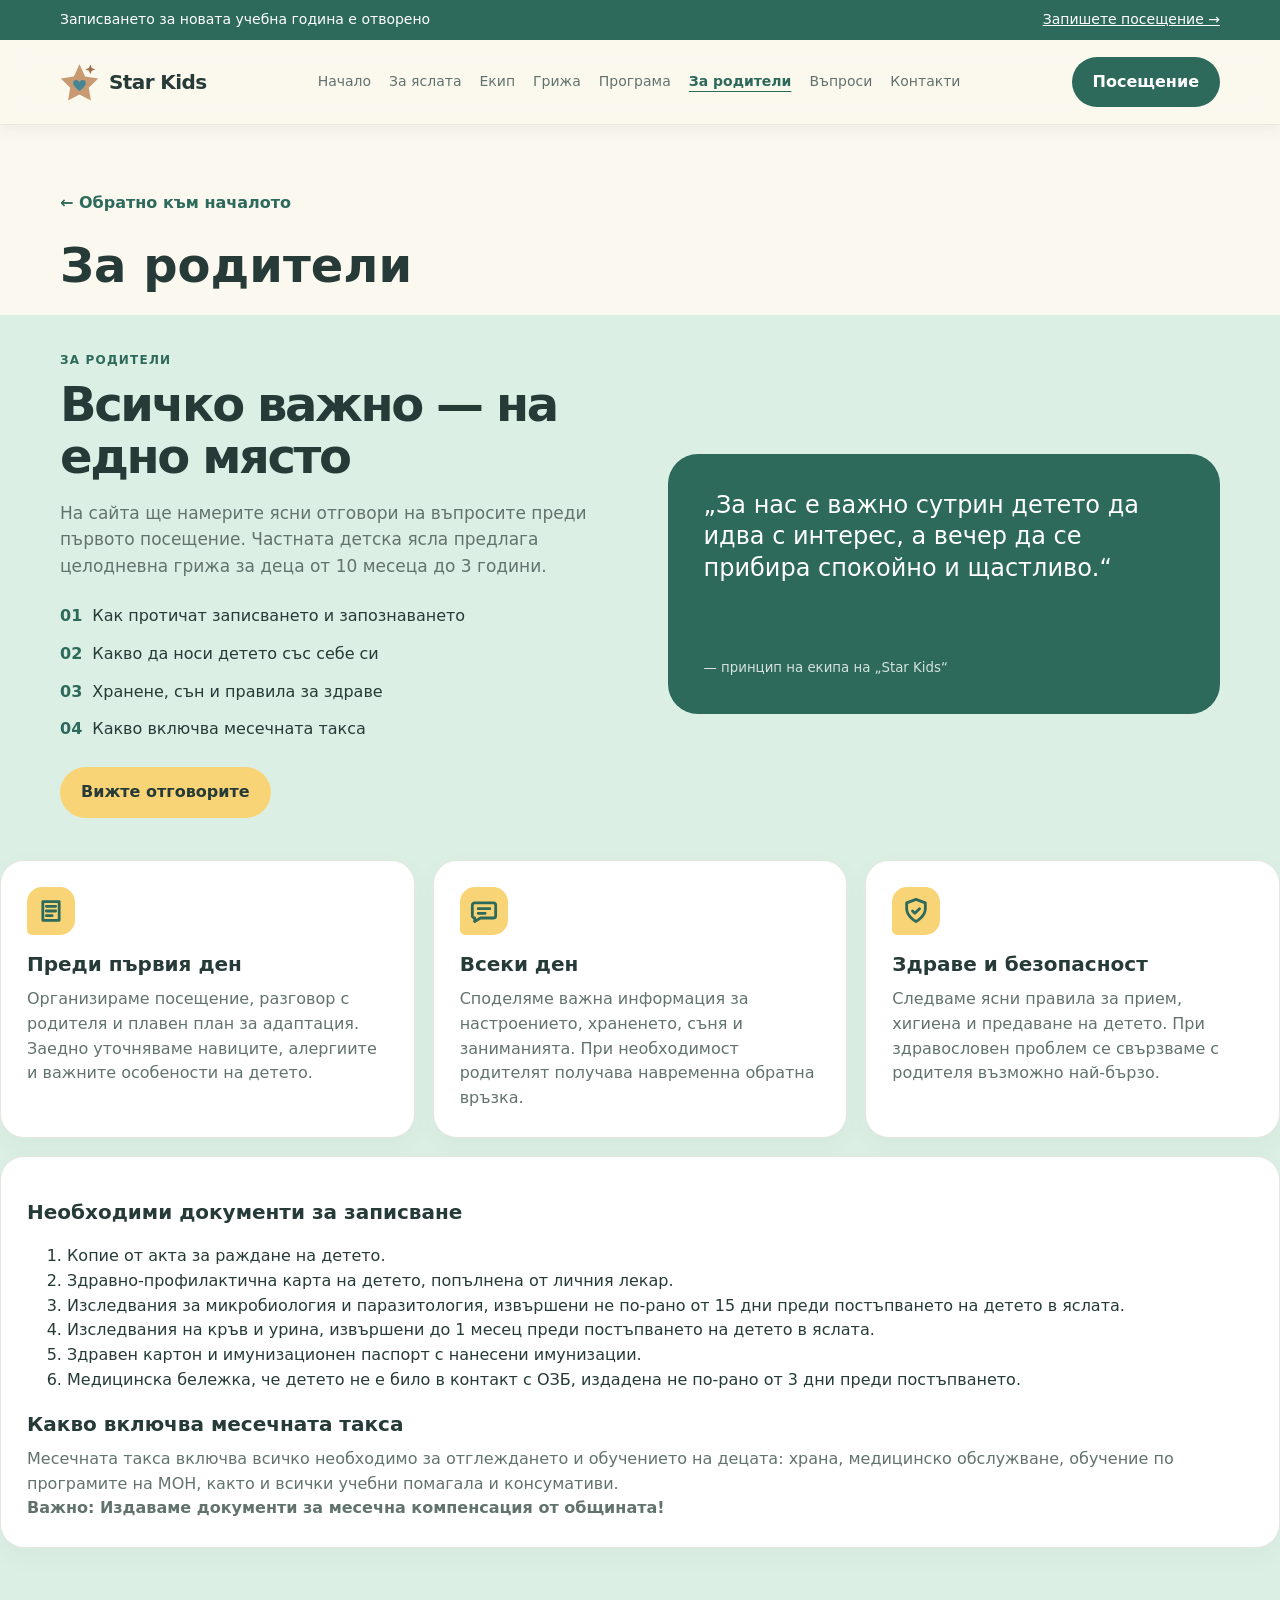
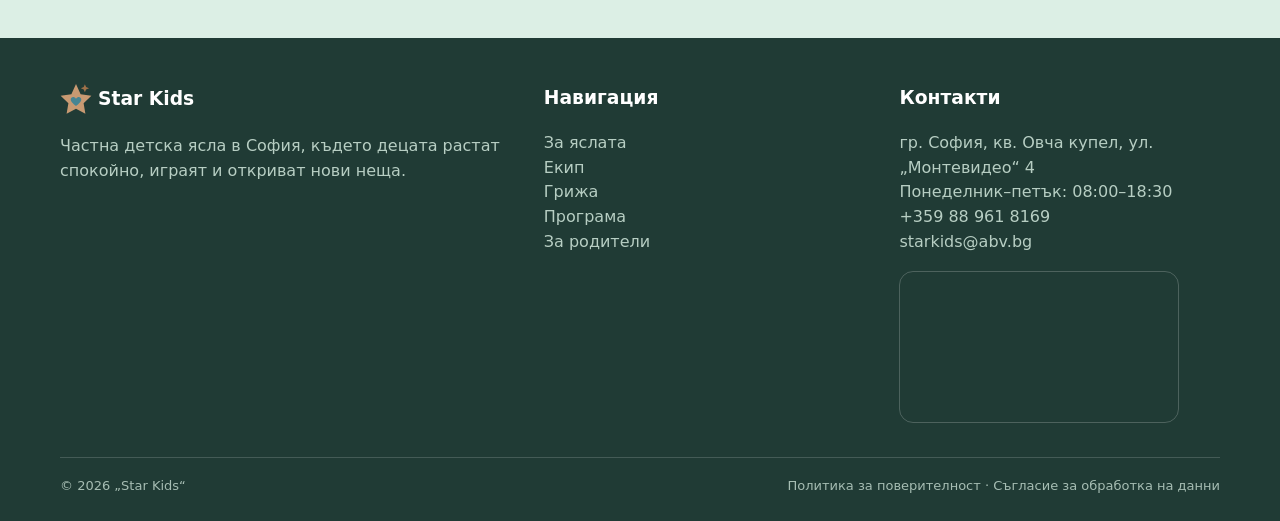
<file: roditeli.html>
<!doctype html>
<html lang="bg">
<head>
  <meta charset="utf-8">
  <meta name="viewport" content="width=device-width, initial-scale=1">
  <title>За родители — Частна детска ясла „Star Kids“</title>
  <meta name="description" content="За родители — частна детска ясла „Star Kids“ в София.">
  <style>
    :root{--ink:#263b37;--muted:#62736d;--cream:#fbf8ef;--mint:#dcefe5;--green:#2d6a5b;--yellow:#f8d477;--coral:#e9856f;--white:#fff;--line:#e5e8df;--shadow:0 18px 50px rgba(41,69,61,.12)}
    *{box-sizing:border-box}html{scroll-behavior:smooth}body{margin:0;color:var(--ink);background:var(--cream);font-family:Inter,ui-sans-serif,system-ui,-apple-system,"Segoe UI",sans-serif;line-height:1.55}a{color:inherit;text-decoration:none}.wrap{width:min(1160px,calc(100% - 40px));margin:auto}.top{background:var(--green);color:#fff;font-size:14px}.top .wrap{display:flex;justify-content:space-between;padding:9px 0}.top a{text-decoration:underline}.nav{background:rgba(251,248,239,.94);backdrop-filter:blur(12px);position:sticky;top:0;z-index:5;border-bottom:1px solid var(--line)}.navin{display:flex;align-items:center;justify-content:space-between;padding:17px 0}.brand{display:flex;align-items:center;gap:10px;font-weight:800;letter-spacing:-.03em;font-size:20px}.mark{width:39px;height:39px;border-radius:13px 13px 13px 4px;background:transparent;display:grid;place-items:center;font-size:22px}.links{display:flex;gap:26px;color:var(--muted);font-size:14px}.links a:hover{color:var(--green)}.btn{display:inline-flex;align-items:center;justify-content:center;border:0;border-radius:999px;background:var(--green);color:#fff;padding:13px 21px;font-weight:700;cursor:pointer}.btn.alt{background:var(--yellow);color:var(--ink)}.btn.light{background:#fff;color:var(--green)}.hero{padding:76px 0 85px;overflow:hidden}.hero-grid{display:grid;grid-template-columns:1.03fr .97fr;align-items:center;gap:56px}.eyebrow{color:var(--green);font-weight:800;letter-spacing:.1em;text-transform:uppercase;font-size:12px}.hero h1{font-size:clamp(42px,5.6vw,72px);line-height:1.02;letter-spacing:-.065em;margin:15px 0 22px;max-width:680px}.hero p{font-size:19px;color:var(--muted);max-width:580px}.actions{display:flex;gap:12px;flex-wrap:wrap;margin-top:28px}.hero-art{min-height:440px;position:relative;border-radius:28px;background:url('assets/hero-banner-v2.png') center/cover no-repeat;box-shadow:var(--shadow);overflow:hidden}.hero-art:before,.hero-art:after,.hero-art .child,.hero-art .leaf{display:none}.trust{padding:27px 0;background:#fff;border-block:1px solid var(--line)}.trust-grid{display:grid;grid-template-columns:repeat(4,1fr);gap:20px}.trust-item{display:flex;gap:11px;align-items:center;font-weight:700;font-size:14px}.trust-item span{font-size:22px}.section{padding:90px 0}.section.mint{background:var(--mint)}.section h2{font-size:clamp(32px,4vw,48px);line-height:1.08;letter-spacing:-.05em;margin:10px 0 16px}.intro{max-width:620px;color:var(--muted);font-size:17px}.cards{display:grid;grid-template-columns:repeat(3,1fr);gap:18px;margin-top:34px}.card{background:#fff;border:1px solid var(--line);border-radius:24px;padding:26px;box-shadow:0 8px 25px rgba(41,69,61,.04)}.card h3{margin:14px 0 7px;font-size:20px}.card p{color:var(--muted);margin:0}.icon{font-size:31px}.split{display:grid;grid-template-columns:1fr 1fr;gap:55px;align-items:center}.photo{min-height:405px;border-radius:30px;background:linear-gradient(160deg,#d6eadf 0 37%,#f9db91 37% 71%,#f09a80 71%);position:relative;overflow:hidden}.photo:before{content:"";position:absolute;width:290px;height:290px;border-radius:50%;background:#fff9e6;right:-30px;top:25px}.photo:after{content:"🏡";position:absolute;font-size:150px;left:50%;top:50%;transform:translate(-50%,-45%)}.bullets{display:grid;gap:13px;margin:25px 0}.bullet{display:flex;gap:10px;align-items:flex-start}.bullet b{color:var(--green)}.day{display:grid;grid-template-columns:1fr 1fr;gap:0 28px;margin-top:35px}.dayrow{display:flex;justify-content:space-between;border-bottom:1px solid rgba(45,106,91,.16);padding:13px 0;color:var(--muted)}.dayrow b{color:var(--ink)}.quote{background:var(--green);color:#fff;border-radius:30px;padding:36px;min-height:260px;display:flex;flex-direction:column;justify-content:space-between}.quote p{font-size:24px;line-height:1.3;margin:0}.quote small{opacity:.8}.faq{display:grid;grid-template-columns:1fr 1fr;gap:0 18px;margin-top:30px}.faq details{background:#fff;border:1px solid var(--line);border-radius:14px;padding:17px 20px;margin:0 0 12px}.faq summary{font-weight:750;cursor:pointer}.cta{padding:78px 0;background:var(--yellow)}.cta-box{display:flex;justify-content:space-between;align-items:center;gap:25px}.cta h2{margin:0;max-width:650px}.footer{background:#203b35;color:#d9e7df;padding:45px 0 25px}.footgrid{display:grid;grid-template-columns:1.4fr 1fr 1fr;gap:35px}.footer h3{color:#fff;margin-top:0}.footer p{color:#b7cec3}.fine{border-top:1px solid rgba(255,255,255,.16);margin-top:34px;padding-top:18px;color:#a6bdb3;font-size:13px;display:flex;justify-content:space-between}.mobile{display:none}
    @media(max-width:820px){.links{display:none}.mobile{display:block}.top .wrap{gap:15px;flex-wrap:wrap}.hero{padding:52px 0 60px}.hero-grid,.split{grid-template-columns:1fr;gap:30px}.hero-art{min-height:330px}.child{font-size:120px}.trust-grid{grid-template-columns:1fr 1fr}.cards,.footgrid{grid-template-columns:1fr}.section{padding:65px 0}.day,.faq{grid-template-columns:1fr}.cta-box{display:block}.cta .btn{margin-top:20px}.fine{display:block}.fine span{display:block;margin-top:8px}}
    /* Full-width photographic hero: the image becomes part of the page background. */
    .hero{position:relative;min-height:610px;padding:62px 0 70px;background:url('assets/hero-banner-v3.png') center/cover no-repeat;display:flex;align-items:center}
    .hero:before{content:"";position:absolute;inset:0;background:linear-gradient(90deg,rgba(251,248,239,.96) 0%,rgba(251,248,239,.78) 38%,rgba(251,248,239,.08) 76%,rgba(251,248,239,0) 100%)}
    .hero-grid{position:relative;z-index:1;display:block;width:100%}
    .hero-grid>div:first-child{max-width:610px;padding:34px 38px;border-radius:28px;background:rgba(255,255,255,.78);box-shadow:0 18px 50px rgba(41,69,61,.12);backdrop-filter:blur(4px)}
    .hero-art{display:none}
    @media(max-width:820px){.hero{min-height:560px;padding:42px 0}.hero:before{background:linear-gradient(90deg,rgba(251,248,239,.94),rgba(251,248,239,.48))}.hero-grid>div:first-child{padding:26px 23px}.hero h1{font-size:clamp(39px,12vw,58px)}}
    .photo{background:url('assets/approach-photo-v2.png') center/cover no-repeat}
    .photo:before,.photo:after,.photo .leaf{display:none}
    .icon{width:48px;height:48px;border-radius:15px 15px 15px 5px;background:var(--yellow);display:grid;place-items:center;overflow:hidden}
    .icon svg{width:28px;height:28px;display:block;fill:none;stroke:var(--green);stroke-width:2.4;stroke-linecap:round;stroke-linejoin:round}
    img,svg{max-width:100%}html,body{overflow-x:hidden}.wrap{width:min(1160px,calc(100% - 32px))}.cards{grid-template-columns:repeat(auto-fit,minmax(235px,1fr))}.trust-grid{grid-template-columns:repeat(auto-fit,minmax(190px,1fr))}.hero-grid>div:first-child{width:100%}.dayrow{gap:18px}.dayrow span{text-align:right}.photo{min-height:380px}.parent-cards{margin-top:42px}.parent-cards .card{height:100%}
    @media(max-width:1080px){.links{gap:14px;font-size:13px}.nav .btn{padding:11px 16px}.hero-grid>div:first-child{max-width:570px}}
    @media(max-width:900px){.split{grid-template-columns:1fr;gap:34px}.photo{min-height:340px;order:0}.split>div:last-child{order:1}.hero-grid>div:first-child{max-width:620px}.day{grid-template-columns:1fr}}
    @media(max-width:700px){.navin{padding:12px 0;gap:12px}.brand{font-size:17px}.mark{width:34px;height:34px}.nav .btn{font-size:13px;padding:10px 14px}.hero{min-height:0;padding:32px 0 38px}.hero-grid>div:first-child{padding:24px 20px;border-radius:22px}.hero h1{margin:12px 0 16px}.hero p{font-size:17px}.actions{margin-top:21px}.actions .btn{width:100%}.trust{padding:20px 0}.trust-grid{grid-template-columns:1fr 1fr;gap:14px}.trust-item{font-size:13px}.section{padding:58px 0}.section h2{font-size:clamp(30px,9vw,42px)}.intro{font-size:16px}.cards{grid-template-columns:1fr}.card{padding:22px}.photo{min-height:300px}.parent-cards{margin-top:32px}.quote{padding:27px;min-height:230px}.quote p{font-size:20px}.cta{padding:55px 0}.cta-box{align-items:flex-start}.cta h2{font-size:32px}.footer{padding-top:36px}.footgrid{gap:24px}.fine{font-size:12px}}
    @media(max-width:420px){.wrap{width:min(100% - 24px,1160px)}.top{font-size:12px}.top .wrap{align-items:flex-start}.top a{white-space:nowrap}.nav .btn{font-size:12px;padding:9px 11px}.hero-grid>div:first-child{padding:21px 17px}.hero h1{font-size:40px}.trust-grid{grid-template-columns:1fr}.dayrow{display:block}.dayrow b,.dayrow span{display:block;text-align:left}.dayrow span{margin-top:3px}.photo{min-height:260px}}
  
    .navin{flex-wrap:wrap;gap:14px}.links{display:flex;flex-wrap:wrap;gap:12px 18px;justify-content:center}.links a[aria-current="page"]{color:var(--green);font-weight:800;text-decoration:underline;text-underline-offset:5px}
    .page-back{display:inline-block;margin-top:28px;color:var(--green);font-weight:700}.page-intro{padding:38px 0 0}.page-intro h1{font-size:clamp(32px,5vw,48px);margin:12px 0}.page-content>.section{padding-top:36px}.page-content>.cta{margin-top:30px}.page-content .cta h2{font-size:clamp(30px,4vw,44px);line-height:1.15}
    .hero-photo{display:block;width:100%;height:auto}.hero{background:var(--cream);min-height:0;padding:40px 0}.hero:before{display:none}.hero-grid>div:first-child{max-width:760px;padding:0;background:none;box-shadow:none;backdrop-filter:none}.hero h1{font-size:clamp(36px,5vw,60px)}
    @media(max-width:1080px){.navin .links{order:3;flex-basis:100%}}@media(max-width:700px){.links{font-size:13px;gap:10px 15px}.brand{font-size:17px}.hero{padding:28px 0}.page-content>.section{padding-top:28px}}

  
    /* Keep the announcement bar and navigation together while scrolling. */
    html,body{overflow-x:clip}
    html{scroll-padding-top:calc(var(--site-header-height,180px) + 16px)}
    .site-header{position:sticky;top:0;z-index:50;background:var(--cream);box-shadow:0 3px 16px rgba(32,59,53,.08)}
    .site-header .nav{position:static;top:auto}
  </style>
  <link rel="icon" type="image/svg+xml" href="assets/favicon.svg?v=3">
  <script src="assets/visit-form-config.js" defer></script>
  <script src="assets/visit-modal.js?v=3" defer></script>
  <script src="assets/visit-form.js?v=2" defer></script>
  <script src="assets/site-header.js" defer></script>
</head>
<body>
<div class="site-header">
<div class="top"><div class="wrap"><span>Записването за новата учебна година е отворено</span><a href="mailto:starkids@abv.bg" data-visit-open aria-haspopup="dialog" aria-controls="visit-dialog">Запишете посещение →</a></div></div>
<header class="nav"><div class="wrap navin"><a class="brand" href="index.html"><span class="mark"><img src="assets/star-kids-logo.svg?v=3" alt="" width="39" height="39" style="display:block;width:100%;height:100%"></span>Star Kids</a><nav class="links" aria-label="Основна навигация"><a href="index.html">Начало</a><a href="index.html#about">За яслата</a><a href="ekip.html">Екип</a><a href="grizha.html">Грижа</a><a href="programa.html">Програма</a><a href="roditeli.html" aria-current="page">За родители</a><a href="vaprosi.html">Въпроси</a><a href="kontakti.html">Контакти</a></nav><a class="btn" href="mailto:starkids@abv.bg" data-visit-open aria-haspopup="dialog" aria-controls="visit-dialog">Посещение</a></div></header>
</div>
<main class="page-content"><div class="wrap page-intro"><a class="page-back" href="index.html">← Обратно към началото</a><h1>За родители</h1></div>
<section class="section mint" id="parents"><div class="wrap split"><div><div class="eyebrow">За родители</div><h2>Всичко важно — на едно място</h2><p class="intro">На сайта ще намерите ясни отговори на въпросите преди първото посещение. Частната детска ясла предлага целодневна грижа за деца от 10 месеца до 3 години.</p><div class="bullets"><div class="bullet"><b>01</b><span>Как протичат записването и запознаването</span></div><div class="bullet"><b>02</b><span>Какво да носи детето със себе си</span></div><div class="bullet"><b>03</b><span>Хранене, сън и правила за здраве</span></div><div class="bullet"><b>04</b><span>Какво включва месечната такса</span></div></div><a class="btn alt" href="vaprosi.html">Вижте отговорите</a></div><div class="quote"><p>„За нас е важно сутрин детето да идва с интерес, а вечер да се прибира спокойно и щастливо.“</p><small>— принцип на екипа на „Star Kids“</small></div></div><div class="cards parent-cards"><article class="card"><div class="icon"><svg viewBox="0 0 24 24" aria-hidden="true"><path d="M5 4h14v16H5Z"/><path d="M8 8h8M8 12h8M8 16h5"/></svg></div><h3>Преди първия ден</h3><p>Организираме посещение, разговор с родителя и плавен план за адаптация. Заедно уточняваме навиците, алергиите и важните особености на детето.</p></article><article class="card"><div class="icon"><svg viewBox="0 0 24 24" aria-hidden="true"><path d="M4 5h16a2 2 0 0 1 2 2v9a2 2 0 0 1-2 2H9l-5 3v-3a2 2 0 0 1-2-2V7a2 2 0 0 1 2-2Z"/><path d="M7 10h10M7 14h6"/></svg></div><h3>Всеки ден</h3><p>Споделяме важна информация за настроението, храненето, съня и заниманията. При необходимост родителят получава навременна обратна връзка.</p></article><article class="card"><div class="icon"><svg viewBox="0 0 24 24" aria-hidden="true"><path d="M12 21s8-4.5 8-11V5l-8-3-8 3v5c0 6.5 8 11 8 11Z"/><path d="M9 12l2 2 4-4"/></svg></div><h3>Здраве и безопасност</h3><p>Следваме ясни правила за прием, хигиена и предаване на детето. При здравословен проблем се свързваме с родителя възможно най-бързо.</p></article></div><div class="card parent-details" style="grid-column:1/-1;margin-top:18px">
<h3>Необходими документи за записване</h3>
<ol>
<li>Копие от акта за раждане на детето.</li>
<li>Здравно-профилактична карта на детето, попълнена от личния лекар.</li>
<li>Изследвания за микробиология и паразитология, извършени не по-рано от 15 дни преди постъпването на детето в яслата.</li>
<li>Изследвания на кръв и урина, извършени до 1 месец преди постъпването на детето в яслата.</li>
<li>Здравен картон и имунизационен паспорт с нанесени имунизации.</li>
<li>Медицинска бележка, че детето не е било в контакт с ОЗБ, издадена не по-рано от 3 дни преди постъпването.</li>
</ol>
<h3>Какво включва месечната такса</h3>
<p>Месечната такса включва всичко необходимо за отглеждането и обучението на децата: храна, медицинско обслужване, обучение по програмите на МОН, както и всички учебни помагала и консумативи.</p>
<p><strong>Важно: Издаваме документи за месечна компенсация от общината!</strong></p>
</div></section>
</main>
<footer class="footer"><div class="wrap footgrid"><div><h3><img src="assets/star-kids-logo.svg?v=3" alt="" width="32" height="32" style="vertical-align:middle;margin-right:6px">Star Kids</h3><p>Частна детска ясла в София, където децата растат спокойно, играят и откриват нови неща.</p></div><div><h3>Навигация</h3><p><a href="index.html#about">За яслата</a><br><a href="ekip.html">Екип</a><br><a href="grizha.html">Грижа</a><br><a href="programa.html">Програма</a><br><a href="roditeli.html">За родители</a></p></div><div><h3>Контакти</h3><p>гр. София, кв. Овча купел, ул. „Монтевидео“ 4<br>Понеделник–петък: 08:00–18:30<br><a href="tel:+359889618169">+359 88 961 8169</a><br><a href="mailto:starkids@abv.bg">starkids@abv.bg</a></p><div class="mini-map" style="margin-top:14px;overflow:hidden;border-radius:14px;border:1px solid rgba(255,255,255,.2);max-width:280px"><iframe title="Карта на Частна детска ясла „Star Kids“" src="https://www.google.com/maps?q=%D1%83%D0%BB.%20%D0%9C%D0%BE%D0%BD%D1%82%D0%B5%D0%B2%D0%B8%D0%B4%D0%B5%D0%BE%204%2C%20%D0%A1%D0%BE%D1%84%D0%B8%D1%8F&output=embed" width="100%" height="150" style="display:block;border:0" loading="lazy" referrerpolicy="no-referrer-when-downgrade"></iframe></div></div></div><div class="wrap fine"><span>© 2026 „Star Kids“</span><span>Политика за поверителност · Съгласие за обработка на данни</span></div></footer>
</body>
</html>
</file>
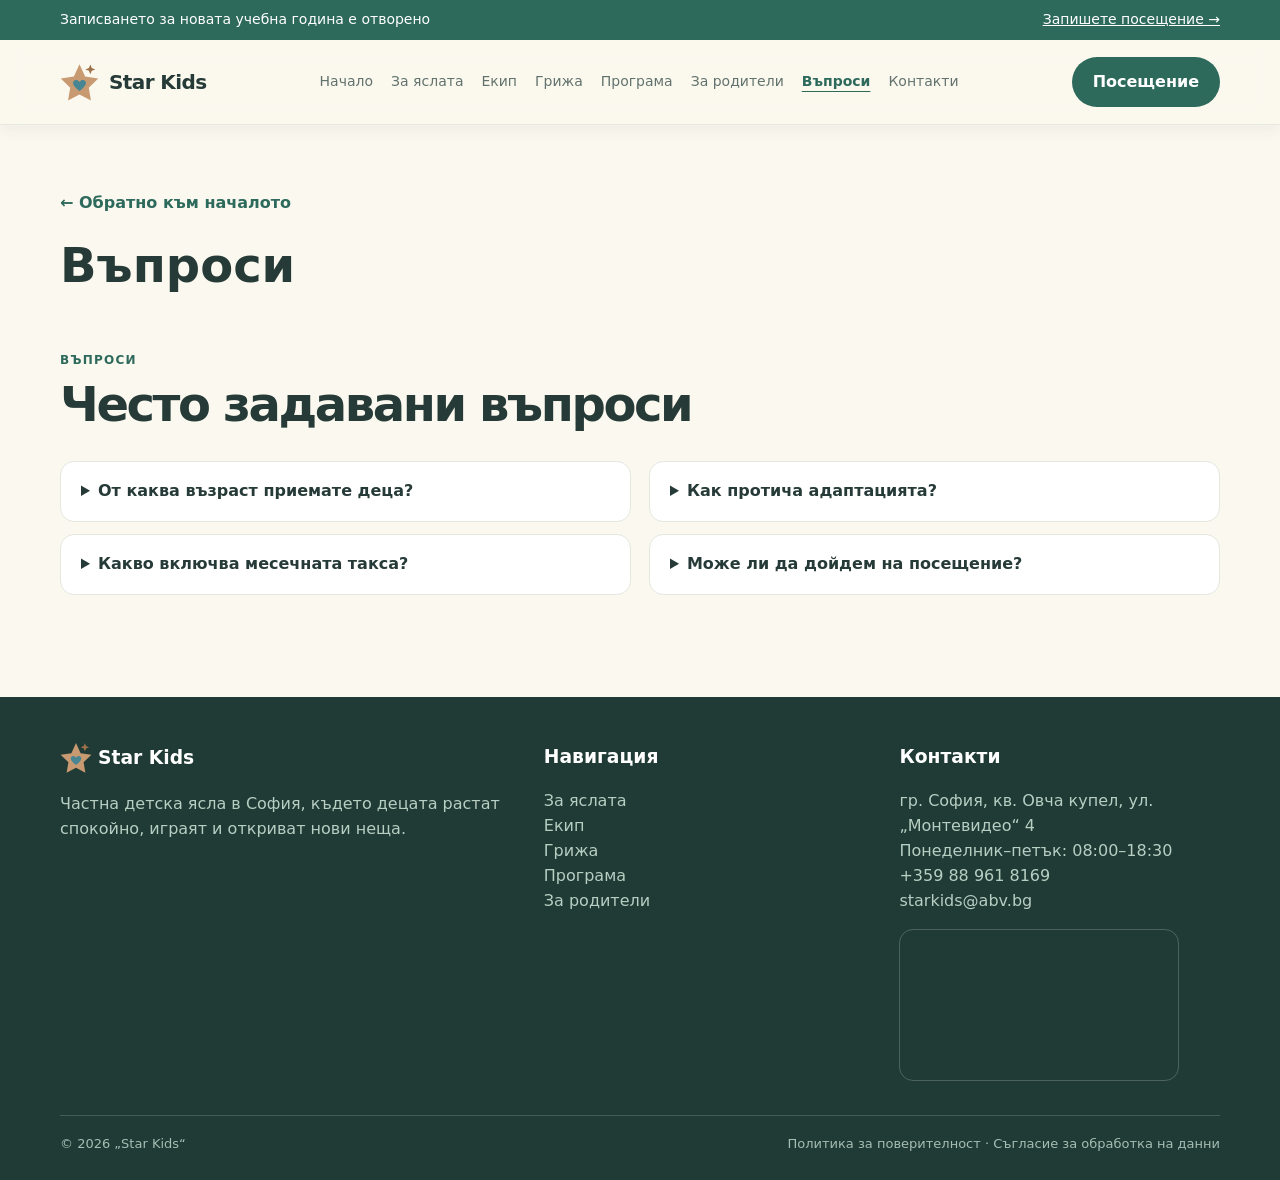
<file: vaprosi.html>
<!doctype html>
<html lang="bg">
<head>
  <meta charset="utf-8">
  <meta name="viewport" content="width=device-width, initial-scale=1">
  <title>Въпроси — Частна детска ясла „Star Kids“</title>
  <meta name="description" content="Въпроси — частна детска ясла „Star Kids“ в София.">
  <style>
    :root{--ink:#263b37;--muted:#62736d;--cream:#fbf8ef;--mint:#dcefe5;--green:#2d6a5b;--yellow:#f8d477;--coral:#e9856f;--white:#fff;--line:#e5e8df;--shadow:0 18px 50px rgba(41,69,61,.12)}
    *{box-sizing:border-box}html{scroll-behavior:smooth}body{margin:0;color:var(--ink);background:var(--cream);font-family:Inter,ui-sans-serif,system-ui,-apple-system,"Segoe UI",sans-serif;line-height:1.55}a{color:inherit;text-decoration:none}.wrap{width:min(1160px,calc(100% - 40px));margin:auto}.top{background:var(--green);color:#fff;font-size:14px}.top .wrap{display:flex;justify-content:space-between;padding:9px 0}.top a{text-decoration:underline}.nav{background:rgba(251,248,239,.94);backdrop-filter:blur(12px);position:sticky;top:0;z-index:5;border-bottom:1px solid var(--line)}.navin{display:flex;align-items:center;justify-content:space-between;padding:17px 0}.brand{display:flex;align-items:center;gap:10px;font-weight:800;letter-spacing:-.03em;font-size:20px}.mark{width:39px;height:39px;border-radius:13px 13px 13px 4px;background:transparent;display:grid;place-items:center;font-size:22px}.links{display:flex;gap:26px;color:var(--muted);font-size:14px}.links a:hover{color:var(--green)}.btn{display:inline-flex;align-items:center;justify-content:center;border:0;border-radius:999px;background:var(--green);color:#fff;padding:13px 21px;font-weight:700;cursor:pointer}.btn.alt{background:var(--yellow);color:var(--ink)}.btn.light{background:#fff;color:var(--green)}.hero{padding:76px 0 85px;overflow:hidden}.hero-grid{display:grid;grid-template-columns:1.03fr .97fr;align-items:center;gap:56px}.eyebrow{color:var(--green);font-weight:800;letter-spacing:.1em;text-transform:uppercase;font-size:12px}.hero h1{font-size:clamp(42px,5.6vw,72px);line-height:1.02;letter-spacing:-.065em;margin:15px 0 22px;max-width:680px}.hero p{font-size:19px;color:var(--muted);max-width:580px}.actions{display:flex;gap:12px;flex-wrap:wrap;margin-top:28px}.hero-art{min-height:440px;position:relative;border-radius:28px;background:url('assets/hero-banner-v2.png') center/cover no-repeat;box-shadow:var(--shadow);overflow:hidden}.hero-art:before,.hero-art:after,.hero-art .child,.hero-art .leaf{display:none}.trust{padding:27px 0;background:#fff;border-block:1px solid var(--line)}.trust-grid{display:grid;grid-template-columns:repeat(4,1fr);gap:20px}.trust-item{display:flex;gap:11px;align-items:center;font-weight:700;font-size:14px}.trust-item span{font-size:22px}.section{padding:90px 0}.section.mint{background:var(--mint)}.section h2{font-size:clamp(32px,4vw,48px);line-height:1.08;letter-spacing:-.05em;margin:10px 0 16px}.intro{max-width:620px;color:var(--muted);font-size:17px}.cards{display:grid;grid-template-columns:repeat(3,1fr);gap:18px;margin-top:34px}.card{background:#fff;border:1px solid var(--line);border-radius:24px;padding:26px;box-shadow:0 8px 25px rgba(41,69,61,.04)}.card h3{margin:14px 0 7px;font-size:20px}.card p{color:var(--muted);margin:0}.icon{font-size:31px}.split{display:grid;grid-template-columns:1fr 1fr;gap:55px;align-items:center}.photo{min-height:405px;border-radius:30px;background:linear-gradient(160deg,#d6eadf 0 37%,#f9db91 37% 71%,#f09a80 71%);position:relative;overflow:hidden}.photo:before{content:"";position:absolute;width:290px;height:290px;border-radius:50%;background:#fff9e6;right:-30px;top:25px}.photo:after{content:"🏡";position:absolute;font-size:150px;left:50%;top:50%;transform:translate(-50%,-45%)}.bullets{display:grid;gap:13px;margin:25px 0}.bullet{display:flex;gap:10px;align-items:flex-start}.bullet b{color:var(--green)}.day{display:grid;grid-template-columns:1fr 1fr;gap:0 28px;margin-top:35px}.dayrow{display:flex;justify-content:space-between;border-bottom:1px solid rgba(45,106,91,.16);padding:13px 0;color:var(--muted)}.dayrow b{color:var(--ink)}.quote{background:var(--green);color:#fff;border-radius:30px;padding:36px;min-height:260px;display:flex;flex-direction:column;justify-content:space-between}.quote p{font-size:24px;line-height:1.3;margin:0}.quote small{opacity:.8}.faq{display:grid;grid-template-columns:1fr 1fr;gap:0 18px;margin-top:30px}.faq details{background:#fff;border:1px solid var(--line);border-radius:14px;padding:17px 20px;margin:0 0 12px}.faq summary{font-weight:750;cursor:pointer}.cta{padding:78px 0;background:var(--yellow)}.cta-box{display:flex;justify-content:space-between;align-items:center;gap:25px}.cta h2{margin:0;max-width:650px}.footer{background:#203b35;color:#d9e7df;padding:45px 0 25px}.footgrid{display:grid;grid-template-columns:1.4fr 1fr 1fr;gap:35px}.footer h3{color:#fff;margin-top:0}.footer p{color:#b7cec3}.fine{border-top:1px solid rgba(255,255,255,.16);margin-top:34px;padding-top:18px;color:#a6bdb3;font-size:13px;display:flex;justify-content:space-between}.mobile{display:none}
    @media(max-width:820px){.links{display:none}.mobile{display:block}.top .wrap{gap:15px;flex-wrap:wrap}.hero{padding:52px 0 60px}.hero-grid,.split{grid-template-columns:1fr;gap:30px}.hero-art{min-height:330px}.child{font-size:120px}.trust-grid{grid-template-columns:1fr 1fr}.cards,.footgrid{grid-template-columns:1fr}.section{padding:65px 0}.day,.faq{grid-template-columns:1fr}.cta-box{display:block}.cta .btn{margin-top:20px}.fine{display:block}.fine span{display:block;margin-top:8px}}
    /* Full-width photographic hero: the image becomes part of the page background. */
    .hero{position:relative;min-height:610px;padding:62px 0 70px;background:url('assets/hero-banner-v3.png') center/cover no-repeat;display:flex;align-items:center}
    .hero:before{content:"";position:absolute;inset:0;background:linear-gradient(90deg,rgba(251,248,239,.96) 0%,rgba(251,248,239,.78) 38%,rgba(251,248,239,.08) 76%,rgba(251,248,239,0) 100%)}
    .hero-grid{position:relative;z-index:1;display:block;width:100%}
    .hero-grid>div:first-child{max-width:610px;padding:34px 38px;border-radius:28px;background:rgba(255,255,255,.78);box-shadow:0 18px 50px rgba(41,69,61,.12);backdrop-filter:blur(4px)}
    .hero-art{display:none}
    @media(max-width:820px){.hero{min-height:560px;padding:42px 0}.hero:before{background:linear-gradient(90deg,rgba(251,248,239,.94),rgba(251,248,239,.48))}.hero-grid>div:first-child{padding:26px 23px}.hero h1{font-size:clamp(39px,12vw,58px)}}
    .photo{background:url('assets/approach-photo-v2.png') center/cover no-repeat}
    .photo:before,.photo:after,.photo .leaf{display:none}
    .icon{width:48px;height:48px;border-radius:15px 15px 15px 5px;background:var(--yellow);display:grid;place-items:center;overflow:hidden}
    .icon svg{width:28px;height:28px;display:block;fill:none;stroke:var(--green);stroke-width:2.4;stroke-linecap:round;stroke-linejoin:round}
    img,svg{max-width:100%}html,body{overflow-x:hidden}.wrap{width:min(1160px,calc(100% - 32px))}.cards{grid-template-columns:repeat(auto-fit,minmax(235px,1fr))}.trust-grid{grid-template-columns:repeat(auto-fit,minmax(190px,1fr))}.hero-grid>div:first-child{width:100%}.dayrow{gap:18px}.dayrow span{text-align:right}.photo{min-height:380px}.parent-cards{margin-top:42px}.parent-cards .card{height:100%}
    @media(max-width:1080px){.links{gap:14px;font-size:13px}.nav .btn{padding:11px 16px}.hero-grid>div:first-child{max-width:570px}}
    @media(max-width:900px){.split{grid-template-columns:1fr;gap:34px}.photo{min-height:340px;order:0}.split>div:last-child{order:1}.hero-grid>div:first-child{max-width:620px}.day{grid-template-columns:1fr}}
    @media(max-width:700px){.navin{padding:12px 0;gap:12px}.brand{font-size:17px}.mark{width:34px;height:34px}.nav .btn{font-size:13px;padding:10px 14px}.hero{min-height:0;padding:32px 0 38px}.hero-grid>div:first-child{padding:24px 20px;border-radius:22px}.hero h1{margin:12px 0 16px}.hero p{font-size:17px}.actions{margin-top:21px}.actions .btn{width:100%}.trust{padding:20px 0}.trust-grid{grid-template-columns:1fr 1fr;gap:14px}.trust-item{font-size:13px}.section{padding:58px 0}.section h2{font-size:clamp(30px,9vw,42px)}.intro{font-size:16px}.cards{grid-template-columns:1fr}.card{padding:22px}.photo{min-height:300px}.parent-cards{margin-top:32px}.quote{padding:27px;min-height:230px}.quote p{font-size:20px}.cta{padding:55px 0}.cta-box{align-items:flex-start}.cta h2{font-size:32px}.footer{padding-top:36px}.footgrid{gap:24px}.fine{font-size:12px}}
    @media(max-width:420px){.wrap{width:min(100% - 24px,1160px)}.top{font-size:12px}.top .wrap{align-items:flex-start}.top a{white-space:nowrap}.nav .btn{font-size:12px;padding:9px 11px}.hero-grid>div:first-child{padding:21px 17px}.hero h1{font-size:40px}.trust-grid{grid-template-columns:1fr}.dayrow{display:block}.dayrow b,.dayrow span{display:block;text-align:left}.dayrow span{margin-top:3px}.photo{min-height:260px}}
  
    .navin{flex-wrap:wrap;gap:14px}.links{display:flex;flex-wrap:wrap;gap:12px 18px;justify-content:center}.links a[aria-current="page"]{color:var(--green);font-weight:800;text-decoration:underline;text-underline-offset:5px}
    .page-back{display:inline-block;margin-top:28px;color:var(--green);font-weight:700}.page-intro{padding:38px 0 0}.page-intro h1{font-size:clamp(32px,5vw,48px);margin:12px 0}.page-content>.section{padding-top:36px}.page-content>.cta{margin-top:30px}.page-content .cta h2{font-size:clamp(30px,4vw,44px);line-height:1.15}
    .hero-photo{display:block;width:100%;height:auto}.hero{background:var(--cream);min-height:0;padding:40px 0}.hero:before{display:none}.hero-grid>div:first-child{max-width:760px;padding:0;background:none;box-shadow:none;backdrop-filter:none}.hero h1{font-size:clamp(36px,5vw,60px)}
    @media(max-width:1080px){.navin .links{order:3;flex-basis:100%}}@media(max-width:700px){.links{font-size:13px;gap:10px 15px}.brand{font-size:17px}.hero{padding:28px 0}.page-content>.section{padding-top:28px}}

  
    /* Keep the announcement bar and navigation together while scrolling. */
    html,body{overflow-x:clip}
    html{scroll-padding-top:calc(var(--site-header-height,180px) + 16px)}
    .site-header{position:sticky;top:0;z-index:50;background:var(--cream);box-shadow:0 3px 16px rgba(32,59,53,.08)}
    .site-header .nav{position:static;top:auto}
  </style>
  <link rel="icon" type="image/svg+xml" href="assets/favicon.svg?v=3">
  <script src="assets/visit-form-config.js" defer></script>
  <script src="assets/visit-modal.js?v=3" defer></script>
  <script src="assets/visit-form.js?v=2" defer></script>
  <script src="assets/site-header.js" defer></script>
</head>
<body>
<div class="site-header">
<div class="top"><div class="wrap"><span>Записването за новата учебна година е отворено</span><a href="mailto:starkids@abv.bg" data-visit-open aria-haspopup="dialog" aria-controls="visit-dialog">Запишете посещение →</a></div></div>
<header class="nav"><div class="wrap navin"><a class="brand" href="index.html"><span class="mark"><img src="assets/star-kids-logo.svg?v=3" alt="" width="39" height="39" style="display:block;width:100%;height:100%"></span>Star Kids</a><nav class="links" aria-label="Основна навигация"><a href="index.html">Начало</a><a href="index.html#about">За яслата</a><a href="ekip.html">Екип</a><a href="grizha.html">Грижа</a><a href="programa.html">Програма</a><a href="roditeli.html">За родители</a><a href="vaprosi.html" aria-current="page">Въпроси</a><a href="kontakti.html">Контакти</a></nav><a class="btn" href="mailto:starkids@abv.bg" data-visit-open aria-haspopup="dialog" aria-controls="visit-dialog">Посещение</a></div></header>
</div>
<main class="page-content"><div class="wrap page-intro"><a class="page-back" href="index.html">← Обратно към началото</a><h1>Въпроси</h1></div>
<section class="section" id="faq"><div class="wrap"><div class="eyebrow">Въпроси</div><h2>Често задавани въпроси</h2><div class="faq"><details><summary>От каква възраст приемате деца?</summary><p>Тук ще посочим реалния възрастов диапазон и наличните групи.</p></details><details><summary>Как протича адаптацията?</summary><p>Постепенно: кратки посещения, запознаване с педагога и преминаване към целодневен режим.</p></details><details><summary>Какво включва месечната такса?</summary><p>Ще опишем режима, храненето, заниманията, разходките и допълнителните услуги.</p></details><details><summary>Може ли да дойдем на посещение?</summary><p>Да. Изберете удобно време чрез формата за контакт.</p></details></div></div></section>
</main>
<footer class="footer"><div class="wrap footgrid"><div><h3><img src="assets/star-kids-logo.svg?v=3" alt="" width="32" height="32" style="vertical-align:middle;margin-right:6px">Star Kids</h3><p>Частна детска ясла в София, където децата растат спокойно, играят и откриват нови неща.</p></div><div><h3>Навигация</h3><p><a href="index.html#about">За яслата</a><br><a href="ekip.html">Екип</a><br><a href="grizha.html">Грижа</a><br><a href="programa.html">Програма</a><br><a href="roditeli.html">За родители</a></p></div><div><h3>Контакти</h3><p>гр. София, кв. Овча купел, ул. „Монтевидео“ 4<br>Понеделник–петък: 08:00–18:30<br><a href="tel:+359889618169">+359 88 961 8169</a><br><a href="mailto:starkids@abv.bg">starkids@abv.bg</a></p><div class="mini-map" style="margin-top:14px;overflow:hidden;border-radius:14px;border:1px solid rgba(255,255,255,.2);max-width:280px"><iframe title="Карта на Частна детска ясла „Star Kids“" src="https://www.google.com/maps?q=%D1%83%D0%BB.%20%D0%9C%D0%BE%D0%BD%D1%82%D0%B5%D0%B2%D0%B8%D0%B4%D0%B5%D0%BE%204%2C%20%D0%A1%D0%BE%D1%84%D0%B8%D1%8F&output=embed" width="100%" height="150" style="display:block;border:0" loading="lazy" referrerpolicy="no-referrer-when-downgrade"></iframe></div></div></div><div class="wrap fine"><span>© 2026 „Star Kids“</span><span>Политика за поверителност · Съгласие за обработка на данни</span></div></footer>
</body>
</html>
</file>
